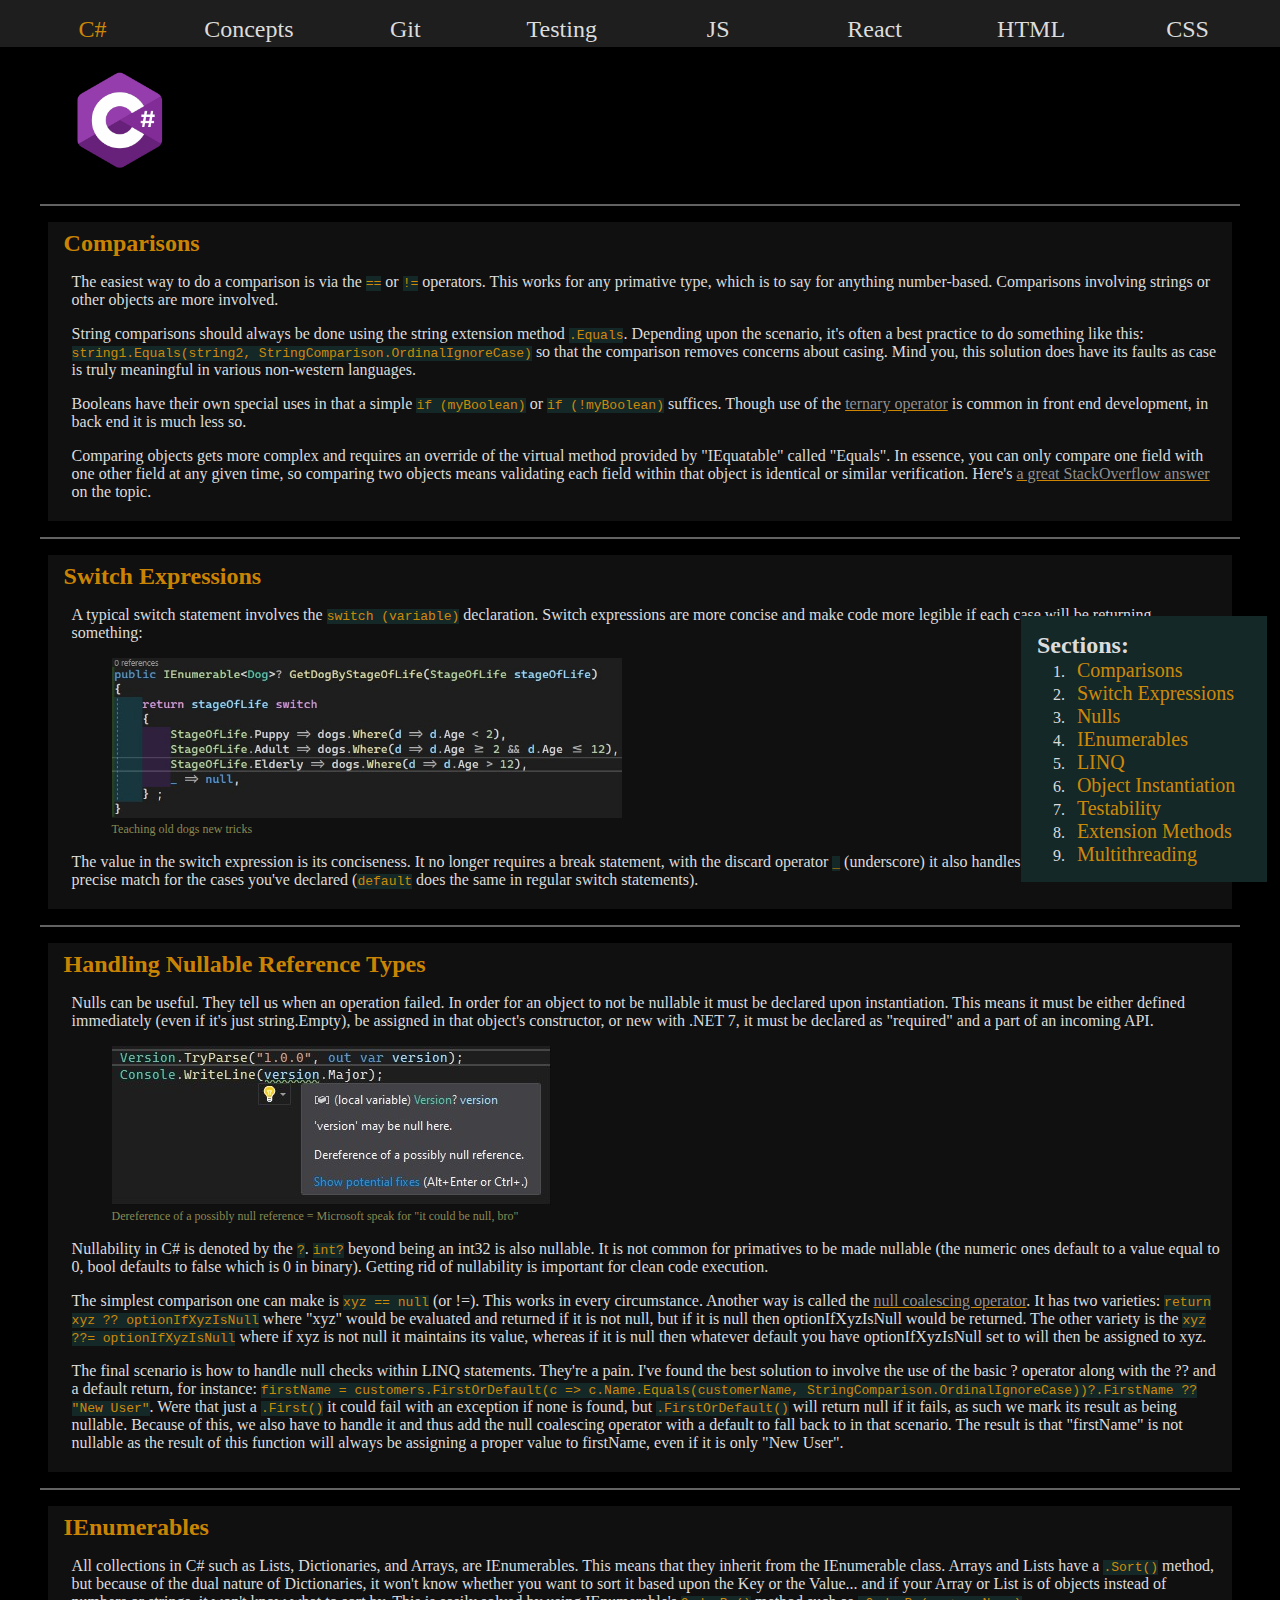
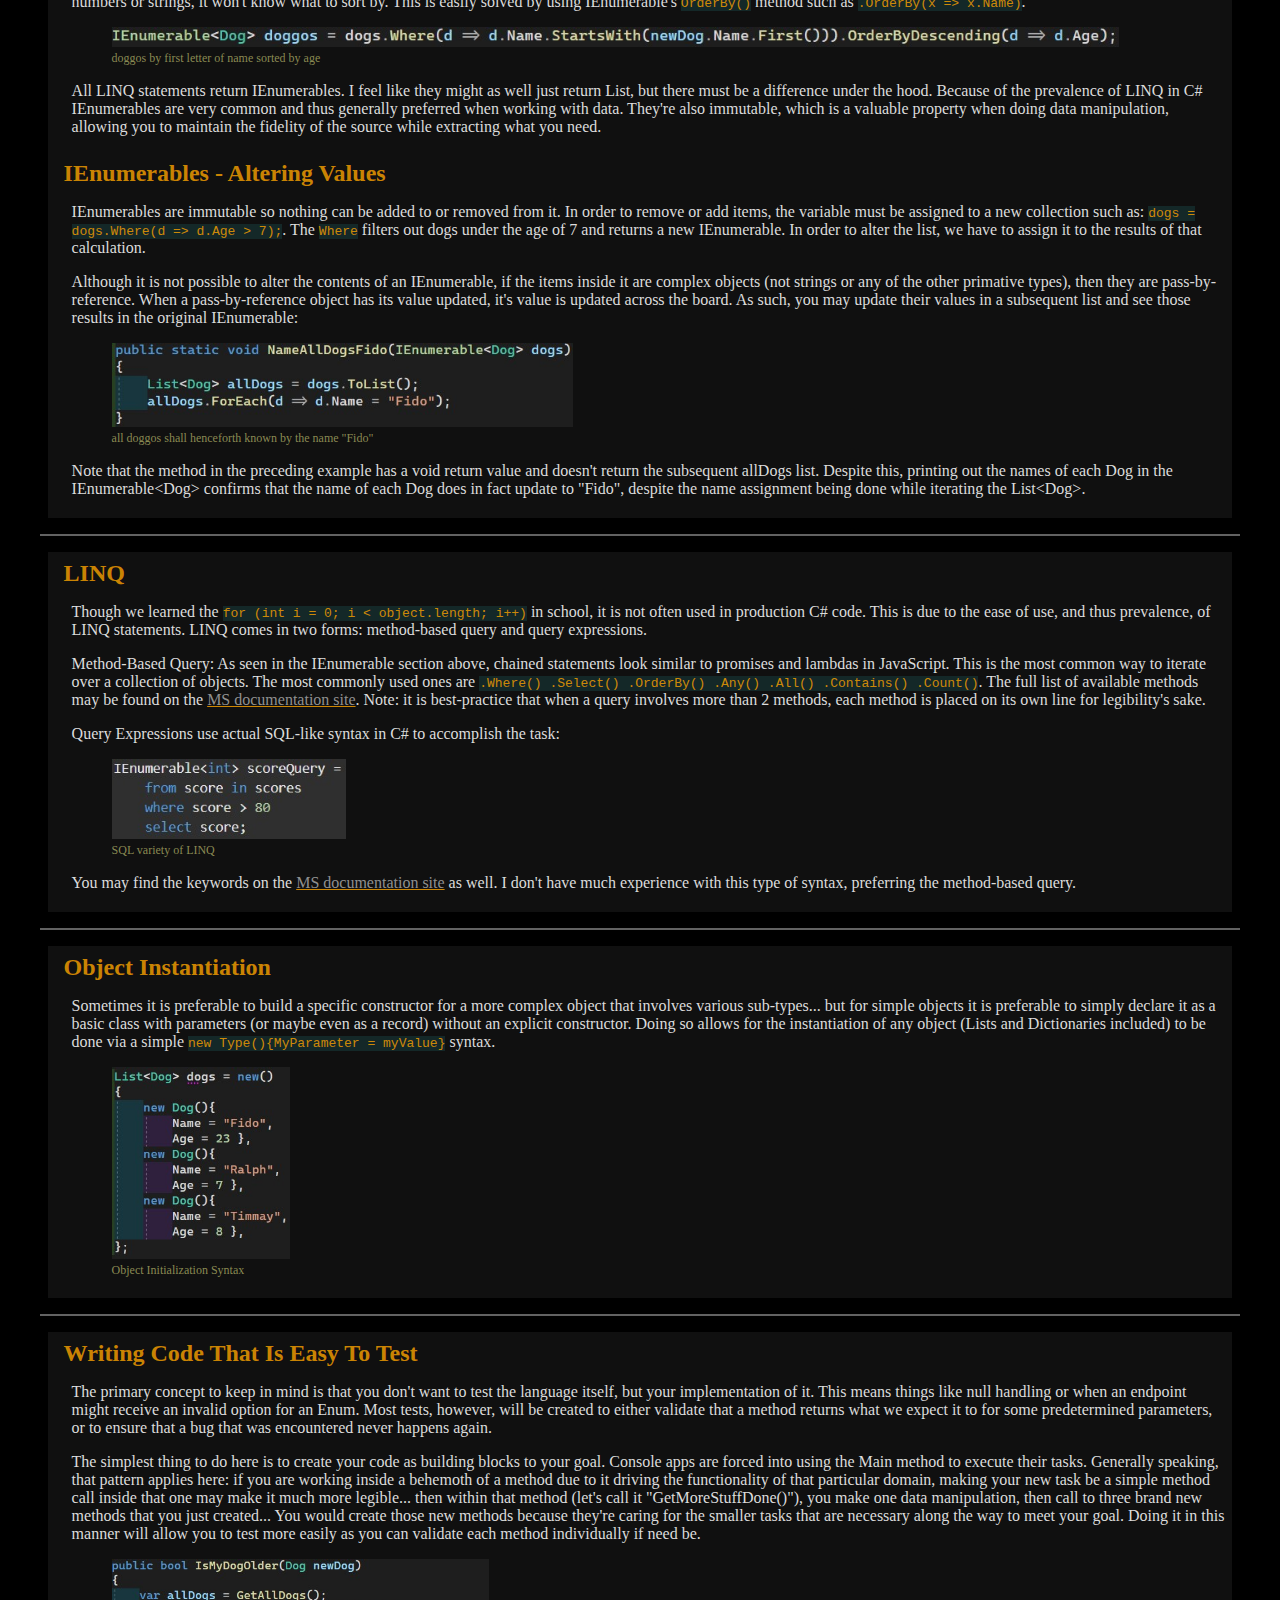
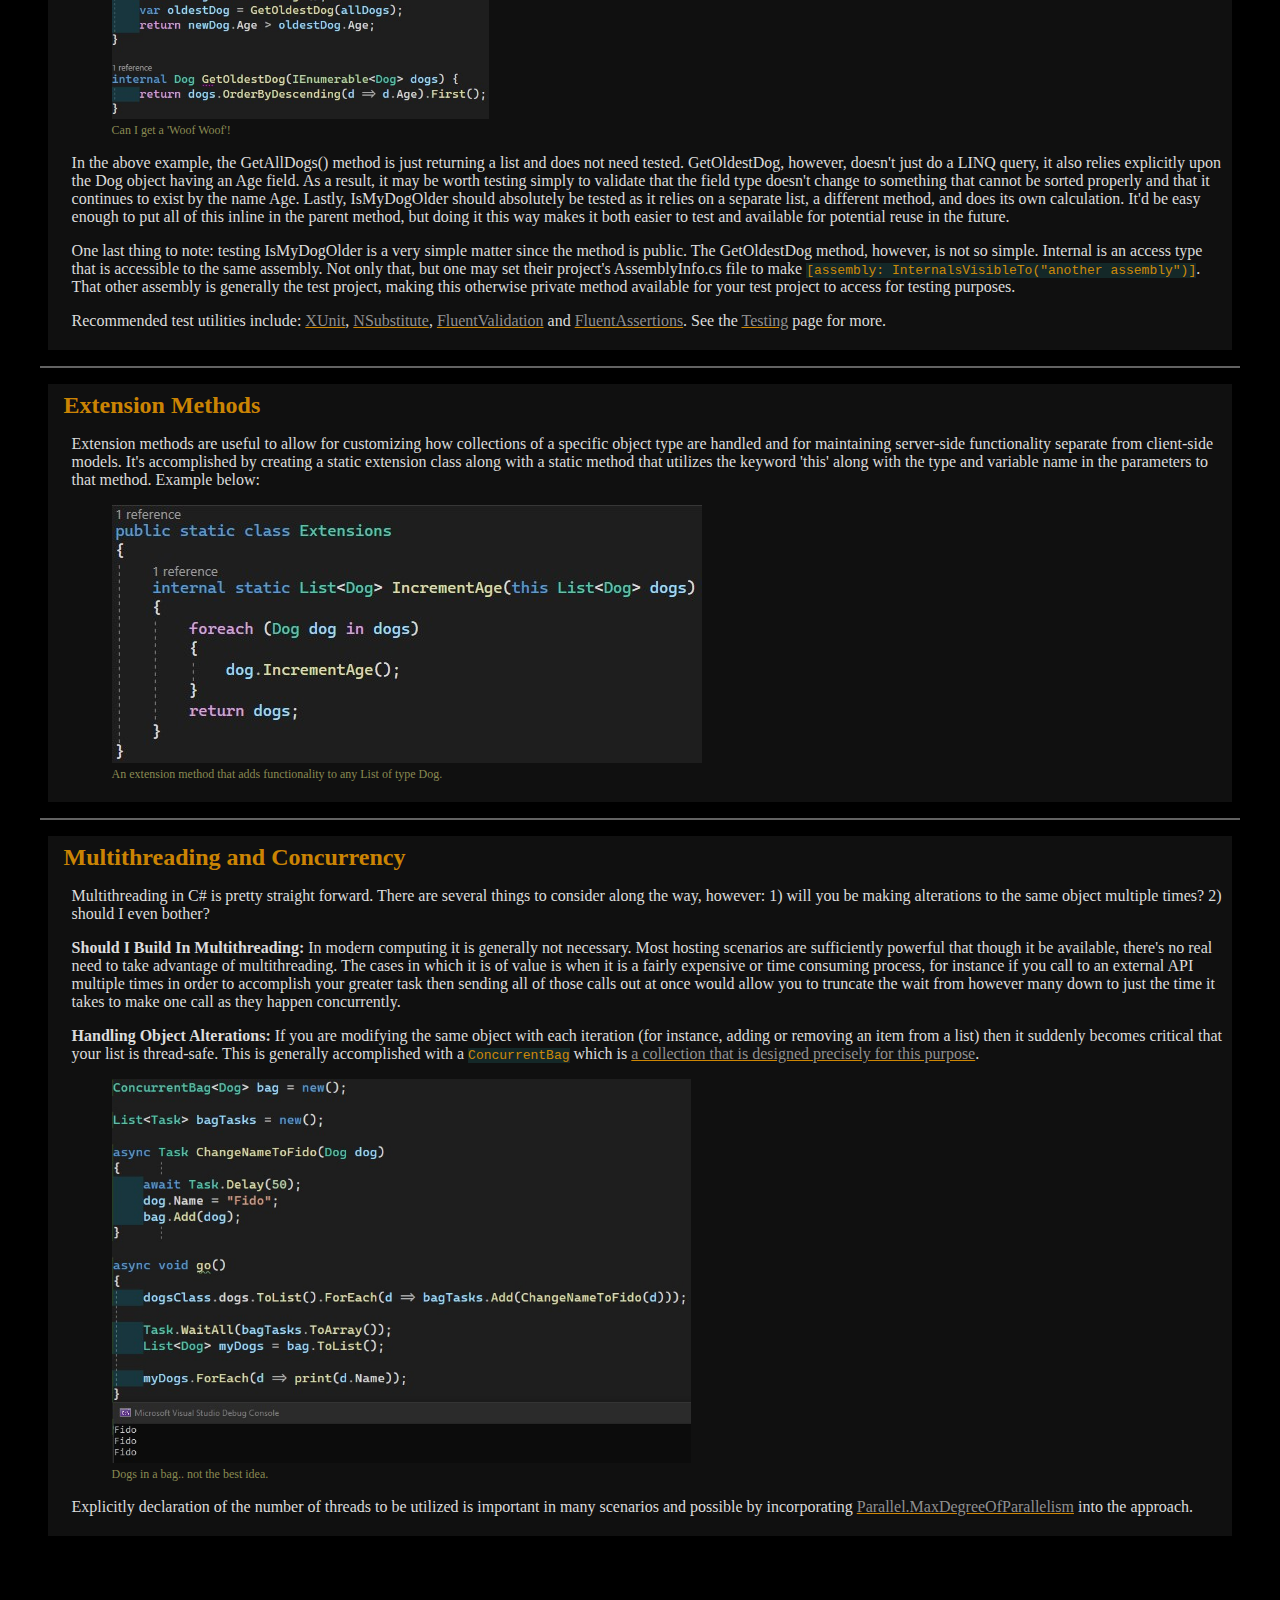
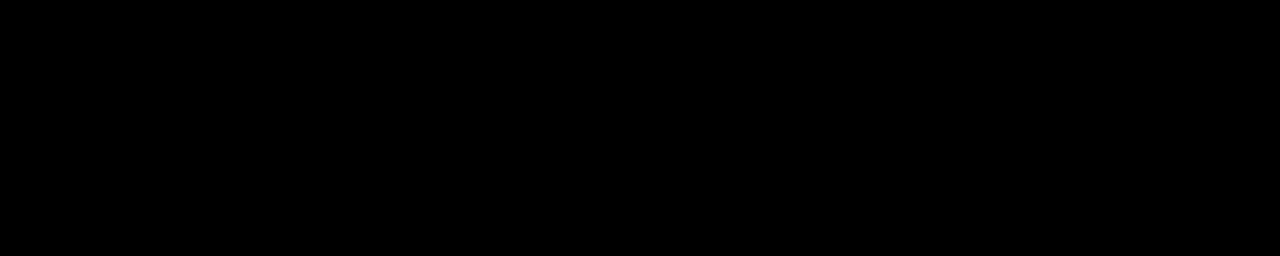
<file: index.html>
﻿
<!DOCTYPE html>
<!--
    Author: Chaz Peterson
    Alias:  CheTranqui
    Purpose:  Notes from my personal dev experience
    Special Note:  main index.html is actually the C# page
-->
<html lang="en">
    <head>
        <meta charset="UTF-8">
        <meta http-equiv="X-UA-Compatible" content="IE=edge">
        <meta name="viewport" content="width=device-width, initial-scale=1.0">
        <meta name="keywords" content="HTML, CSS, JavaScript, C#, software development, Che Tranqui, CheTranqui, programming" />
        <meta name="description" content="Software concepts learned as a young developer." />
        <meta name="author" content="CheTranqui" />
        <title>Dev Notes</title>
        <link rel="stylesheet" href="style.css" />
    </head>
    <body>
        <header>
            <ul class="header-nav">
                <li class="header-nav-item">
                    <a class="header-nav-link active-page" href="./index.html">C#</a>
                </li>
                <li class="header-nav-item">
                    <a class="header-nav-link" href="./concepts/concepts.html">Concepts</a>
                </li>
                <li class="header-nav-item">
                    <a class="header-nav-link" href="./git/git.html">Git</a>
                </li>
                <li class="header-nav-item">
                    <a class="header-nav-link" href="./testing/testing.html">Testing</a>
                </li>
                <li class="header-nav-item">
                    <a class="header-nav-link" href="./javascript/javascript.html">JS</a>
                </li>
                <li class="header-nav-item">
                    <a class="header-nav-link" href="./react/react.html">React</a>
                </li>
                <li class="header-nav-item">
                    <a class="header-nav-link" href="./html/html.html">HTML</a>
                </li>
                <li class="header-nav-item">
                    <a class="header-nav-link" href="./css/css.html">CSS</a>
                </li>
            </ul>
        </header>
        <main>
            <section class="page-menu">
                <h2 class="page-menu-h1">
                    Sections:
                </h2>
                <ol>
                    <li>
                        <a class="page-menu-links" href="#comparison">Comparisons</a>
                    </li>
                    <li>
                        <a class="page-menu-links" href="#switch">Switch Expressions</a>
                    </li>
                    <li>
                        <a class="page-menu-links" href="#null">Nulls</a>
                    </li>
                    <li>
                        <a class="page-menu-links" href="#ienumerable">IEnumerables</a>
                    </li>
                    <li>
                        <a class="page-menu-links" href="#linq">LINQ</a>
                    </li>
                    <li>
                        <a class="page-menu-links" href="#object">Object Instantiation</a>
                    </li>
                    <li>
                        <a class="page-menu-links" href="#testability">Testability</a>
                    </li>
                    <li>
                        <a class="page-menu-links" href="#extension">Extension Methods</a>
                    </li>
                    <li>
                        <a class="page-menu-links" href="#multithreading">Multithreading</a>
                    </li>
                </ol>
            </section>
            <img class="page-icon" src="./images/csharp/csharp-icon.png"/>
            <section class="item-section" >
                <article class="item-article" id="comparison">
                    <div class="interior-article-wrapper">
                        <h2>
                            Comparisons
                        </h2>
                        <p>
                            The easiest way to do a comparison is via the <code class="code">==</code> or <code class="code">!=</code> operators. This works for any primative type, which is to say for anything number-based. Comparisons involving strings or other objects are more involved.
                        </p>
                        <p>
                            String comparisons should always be done using the string extension method <code class="code">.Equals</code>. Depending upon the scenario, it's often a best practice to do something like this: <code class="code">string1.Equals(string2, StringComparison.OrdinalIgnoreCase)</code> so that the comparison removes concerns about casing. Mind you, this solution does have its faults as case is truly meaningful in various non-western languages.
                        </p>
                        <p>
                            Booleans have their own special uses in that a simple <code class="code">if (myBoolean)</code> or <code class="code">if (!myBoolean)</code> suffices. Though use of the <a class="inline-link" href="https://learn.microsoft.com/en-us/dotnet/csharp/language-reference/operators/conditional-operator">ternary operator</a> is common in front end development, in back end it is much less so.
                        </p>
                        <p>
                            Comparing objects gets more complex and requires an override of the virtual method provided by "IEquatable" called "Equals". In essence, you can only compare one field with one other field at any given time, so comparing two objects means validating each field within that object is identical or similar verification. Here's <a class="inline-link" href="https://stackoverflow.com/questions/10454519/best-way-to-compare-two-complex-objects">a great StackOverflow answer</a> on the topic.
                        </p>
                    </div>
                </article>
                <article class="item-article" id="switch">
                    <div class="interior-article-wrapper">
                        <h2>
                            Switch Expressions
                        </h2>
                        <p>
                            A typical switch statement involves the <code class="code">switch (variable)</code> declaration. Switch expressions are more concise and make code more legible if each case will be returning something:
                        </p>
                        <figure>
                            <img class="item-image" id="switch-image" src="./images/csharp/switch.jpg">
                            <figcaption class="item-image-caption">
                                Teaching old dogs new tricks
                            </figcaption>
                        </figure>
                        <p>
                            The value in the switch expression is its conciseness. It no longer requires a break statement, with the discard operator <code class="code">_</code> (underscore) it also handles all cases, even if they're not a precise match for the cases you've declared (<code class="code">default</code> does the same in regular switch statements).
                        </p>
                    </div>
                </article>
                <article class="item-article" id="null">
                    <div class="interior-article-wrapper">
                        <h2>
                            Handling Nullable Reference Types
                        </h2>
                        <p>
                            Nulls can be useful. They tell us when an operation failed. In order for an object to not be nullable it must be declared upon instantiation. This means it must be either defined immediately (even if it's just string.Empty), be assigned in that object's constructor, or new with .NET 7, it must be declared as "required" and a part of an incoming API.
                        </p>
                        <figure>
                            <img class="item-image" src="./images/csharp/nullability-warning.jpg">
                            <figcaption class="item-image-caption">
                                Dereference of a possibly null reference = Microsoft speak for "it could be null, bro"
                            </figcaption>
                        </figure>
                        <p>
                            Nullability in C# is denoted by the <code class="code">?</code>. <code class="code">int?</code> beyond being an int32 is also nullable. It is not common for primatives to be made nullable (the numeric ones default to a value equal to 0, bool defaults to false which is 0 in binary). Getting rid of nullability is important for clean code execution.
                        </p>
                        <p>
                            The simplest comparison one can make is <code class="code">xyz == null</code> (or !=). This works in every circumstance. Another way is called the <a class="inline-link" href="https://learn.microsoft.com/en-us/dotnet/csharp/language-reference/operators/null-coalescing-operator">null coalescing operator</a>. It has two varieties: <code class="code">return xyz ?? optionIfXyzIsNull</code> where "xyz" would be evaluated and returned if it is not null, but if it is null then optionIfXyzIsNull would be returned. The other variety is the <code class="code">xyz ??= optionIfXyzIsNull</code> where if xyz is not null it maintains its value, whereas if it is null then whatever default you have optionIfXyzIsNull set to will then be assigned to xyz.
                        </p>
                        <p>
                            The final scenario is how to handle null checks within LINQ statements. They're a pain. I've found the best solution to involve the use of the basic ? operator along with the ?? and a default return, for instance:
                            <code class="code">firstName = customers.FirstOrDefault(c => c.Name.Equals(customerName, StringComparison.OrdinalIgnoreCase))?.FirstName ?? "New User"</code>. Were that just a <code class="code">.First()</code> it could fail with an exception if none is found, but <code class="code">.FirstOrDefault()</code> will return null if it fails, as such we mark its result as being nullable. Because of this, we also have to handle it and thus add the null coalescing operator with a default to fall back to in that scenario. The result is that "firstName" is not nullable as the result of this function will always be assigning a proper value to firstName, even if it is only "New User".
                        </p>
                    </div>
                </article>
                <article class="item-article" id="ienumerable">
                    <div class="interior-article-wrapper">
                        <h2>
                            IEnumerables
                        </h2>
                        <p>
                            All collections in C# such as Lists, Dictionaries, and Arrays, are IEnumerables. This means that they inherit from the IEnumerable class. Arrays and Lists have a <code class="code">.Sort()</code> method, but because of the dual nature of Dictionaries, it won't know whether you want to sort it based upon the Key or the Value... and if your Array or List is of objects instead of numbers or strings, it won't know what to sort by. This is easily solved by using IEnumerable's <code class="code">OrderBy()</code> method such as <code class="code">.OrderBy(x => x.Name)</code>.
                        </p>
                        <figure>
                            <img class="item-image" id="ienumerable-image" src="./images/csharp/ienumerable.jpg">
                            <figcaption class="item-image-caption">
                                doggos by first letter of name sorted by age
                            </figcaption>
                        </figure>
                        <p>
                            All LINQ statements return IEnumerables. I feel like they might as well just return List, but there must be a difference under the hood. Because of the prevalence of LINQ in C# IEnumerables are very common and thus generally preferred when working with data. They're also immutable, which is a valuable property when doing data manipulation, allowing you to maintain the fidelity of the source while extracting what you need.
                        </p>
                        <h2>
                            IEnumerables - Altering Values
                        </h2>
                        <p>
                            IEnumerables are immutable so nothing can be added to or removed from it. In order to remove or add items, the variable must be assigned to a new collection such as: <code class="code">dogs = dogs.Where(d => d.Age > 7);</code>. The <code class="code">Where</code> filters out dogs under the age of 7 and returns a new IEnumerable. In order to alter the list, we have to assign it to the results of that calculation.
                        </p>
                        <p>
                            Although it is not possible to alter the contents of an IEnumerable, if the items inside it are complex objects (not strings or any of the other primative types), then they are pass-by-reference. When a pass-by-reference object has its value updated, it's value is updated across the board. As such, you may update their values in a subsequent list and see those results in the original IEnumerable:
                        </p>
                        <figure>
                            <img class="item-image" id="ienumerable-image2" src="./images/csharp/change-ienumerable.jpg">
                            <figcaption class="item-image-caption">
                                all doggos shall henceforth known by the name "Fido"
                            </figcaption>
                        </figure>
                        <p>
                            Note that the method in the preceding example has a void return value and doesn't return the subsequent allDogs list. Despite this, printing out the names of each Dog in the IEnumerable&lt;Dog&gt; confirms that the name of each Dog does in fact update to "Fido", despite the name assignment being done while iterating the List&lt;Dog&gt;.
                        </p>
                    </div>
                </article>
                <article class="item-article" id="linq">
                    <div class="interior-article-wrapper">
                        <h2>
                            LINQ
                        </h2>
                        <p>
                            Though we learned the <code class="code">for (int i = 0; i &#60; object.length; i++)</code> in school, it is not often used in production C# code. This is due to the ease of use, and thus prevalence, of LINQ statements. LINQ comes in two forms: method-based query and query expressions.
                        </p>
                        <p>
                            Method-Based Query:  As seen in the IEnumerable section above, chained statements look similar to promises and lambdas in JavaScript. This is the most common way to iterate over a collection of objects. The most commonly used ones are <code class="code">.Where() .Select() .OrderBy() .Any() .All() .Contains() .Count()</code>. The full list of available methods may be found on the <a class="inline-link" href="https://learn.microsoft.com/en-us/dotnet/csharp/programming-guide/concepts/linq/classification-of-standard-query-operators-by-manner-of-execution#classification-table">MS documentation site</a>. Note: it is best-practice that when a query involves more than 2 methods, each method is placed on its own line for legibility's sake.
                        </p>
                        <p>
                            Query Expressions use actual SQL-like syntax in C# to accomplish the task:
                        </p>
                        <figure>
                            <img class="item-image" id="linq-sql-image" src="./images/csharp/linq-sql.jpg">
                            <figcaption class="item-image-caption">
                                SQL variety of LINQ
                            </figcaption>
                        </figure>
                        <p>
                            You may find the keywords on the <a class="inline-link" href="https://learn.microsoft.com/en-us/dotnet/csharp/programming-guide/concepts/linq/query-expression-syntax-for-standard-query-operators">MS documentation site</a> as well. I don't have much experience with this type of syntax, preferring the method-based query.
                        </p>
                    </div>
                </article>
                <article class="item-article" id="object">
                    <div class="interior-article-wrapper">
                        <h2>
                            Object Instantiation
                        </h2>
                        <p>
                            Sometimes it is preferable to build a specific constructor for a more complex object that involves various sub-types... but for simple objects it is preferable to simply declare it as a basic class with parameters (or maybe even as a record) without an explicit constructor. Doing so allows for the instantiation of any object (Lists and Dictionaries included) to be done via a simple <code class="code">new Type(){MyParameter = myValue}</code> syntax.
                        </p>
                        <figure>
                            <img class="item-image" id="object-instantiation-image" src="./images/csharp/object-instantiation.jpg">
                            <figcaption class="item-image-caption">
                                Object Initialization Syntax
                            </figcaption>
                        </figure>
                    </div>
                </article>
                <article class="item-article" id="testability">
                    <div class="interior-article-wrapper">
                        <h2>
                            Writing Code That Is Easy To Test
                        </h2>
                        <p>
                            The primary concept to keep in mind is that you don't want to test the language itself, but your implementation of it. This means things like null handling or when an endpoint might receive an invalid option for an Enum. Most tests, however, will be created to either validate that a method returns what we expect it to for some predetermined parameters, or to ensure that a bug that was encountered never happens again.
                        </p>
                        <p>
                            The simplest thing to do here is to create your code as building blocks to your goal. Console apps are forced into using the Main method to execute their tasks. Generally speaking, that pattern applies here: if you are working inside a behemoth of a method due to it driving the functionality of that particular domain, making your new task be a simple method call inside that one may make it much more legible... then within that method (let's call it "GetMoreStuffDone()"), you make one data manipulation, then call to three brand new methods that you just created...  You would create those new methods because they're caring for the smaller tasks that are necessary along the way to meet your goal. Doing it in this manner will allow you to test more easily as you can validate each method individually if need be.
                        </p>
                        <figure>
                            <img class="item-image" id="testability-dogs-image" src="./images/csharp/testability-dogs.jpg">
                            <figcaption class="item-image-caption">
                                Can I get a 'Woof Woof'!
                            </figcaption>
                        </figure>
                        <p>
                            In the above example, the GetAllDogs() method is just returning a list and does not need tested. GetOldestDog, however, doesn't just do a LINQ query, it also relies explicitly upon the Dog object having an Age field. As a result, it may be worth testing simply to validate that the field type doesn't change to something that cannot be sorted properly and that it continues to exist by the name Age. Lastly, IsMyDogOlder should absolutely be tested as it relies on a separate list, a different method, and does its own calculation. It'd be easy enough to put all of this inline in the parent method, but doing it this way makes it both easier to test and available for potential reuse in the future.
                        </p>
                        <p>
                            One last thing to note: testing IsMyDogOlder is a very simple matter since the method is public. The GetOldestDog method, however, is not so simple. Internal is an access type that is accessible to the same assembly. Not only that, but one may set their project's AssemblyInfo.cs file to make <code class="code">[assembly: InternalsVisibleTo("another assembly")]</code>. That other assembly is generally the test project, making this otherwise private method available for your test project to access for testing purposes.
                        </p>
                        <p>
                            Recommended test utilities include: <a class=inline-link href="https://www.youtube.com/watch?v=ub3P8c87cwk">XUnit</a>, <a class="inline-link" href="https://nsubstitute.github.io/help/getting-started/">NSubstitute</a>, <a class="inline-link" href="https://docs.fluentvalidation.net/en/latest/index.html">FluentValidation</a> and <a class="inline-link" href="https://fluentassertions.com/introduction">FluentAssertions</a></a>. See the <a class="inline-link" href="./testing/testing.html">Testing</a> page for more.
                        </p>
                    </div>
                </article>
                <article class="item-article" id="extension">
                    <div class="interior-article-wrapper">
                        <h2>
                            Extension Methods
                        </h2>
                        <p>
                            Extension methods are useful to allow for customizing how collections of a specific object type are handled and for maintaining server-side functionality separate from client-side models. It's accomplished by creating a static extension class along with a static method that utilizes the keyword 'this' along with the type and variable name in the parameters to that method. Example below:
                        </p>
                        <figure>
                            <img class="item-image" src="images/csharp/extension-method.jpg">
                            <figcaption class="item-image-caption">
                                An extension method that adds functionality to any List of type Dog.
                            </figcaption>
                        </figure>
                    </div>
                </article>
                <article class="item-article" id="multithreading">
                    <div class="interior-article-wrapper">
                        <h2>
                            Multithreading and Concurrency
                        </h2>
                        <p>
                            Multithreading in C# is pretty straight forward. There are several things to consider along the way, however:  1&#41; will you be making alterations to the same object multiple times? 2&#41; should I even bother?
                        </p>
                        <p>
                            <strong>Should I Build In Multithreading:</strong> In modern computing it is generally not necessary. Most hosting scenarios are sufficiently powerful that though it be available, there's no real need to take advantage of multithreading. The cases in which it is of value is when it is a fairly expensive or time consuming process, for instance if you call to an external API multiple times in order to accomplish your greater task then sending all of those calls out at once would allow you to truncate the wait from however many down to just the time it takes to make one call as they happen concurrently.
                        </p>
                        <p>
                            <strong>Handling Object Alterations:</strong> If you are modifying the same object with each iteration (for instance, adding or removing an item from a list) then it suddenly becomes critical that your list is thread-safe. This is generally accomplished with a <code class="code">ConcurrentBag</code> which is <a class="inline-link" href="https://learn.microsoft.com/en-us/dotnet/api/system.collections.concurrent.concurrentbag-1?view=net-7.0">a collection that is designed precisely for this purpose</a>.
                        </p>
                        <figure>
                            <img class="item-image" id="multithreading-image" src="./images/csharp/multithreading.jpg">
                            <figcaption class="item-image-caption">
                                Dogs in a bag.. not the best idea.
                            </figcaption>
                        </figure>
                        <p>
                            Explicitly declaration of the number of threads to be utilized is important in many scenarios and possible by incorporating <a class="inline-link" href="https://learn.microsoft.com/en-us/dotnet/api/system.threading.tasks.paralleloptions.maxdegreeofparallelism?view=net-7.0">Parallel.MaxDegreeOfParallelism</a> into the approach.
                        </p>
                    </div>
                </article>
            </section>
        </main>
    </body>
</html>
</file>
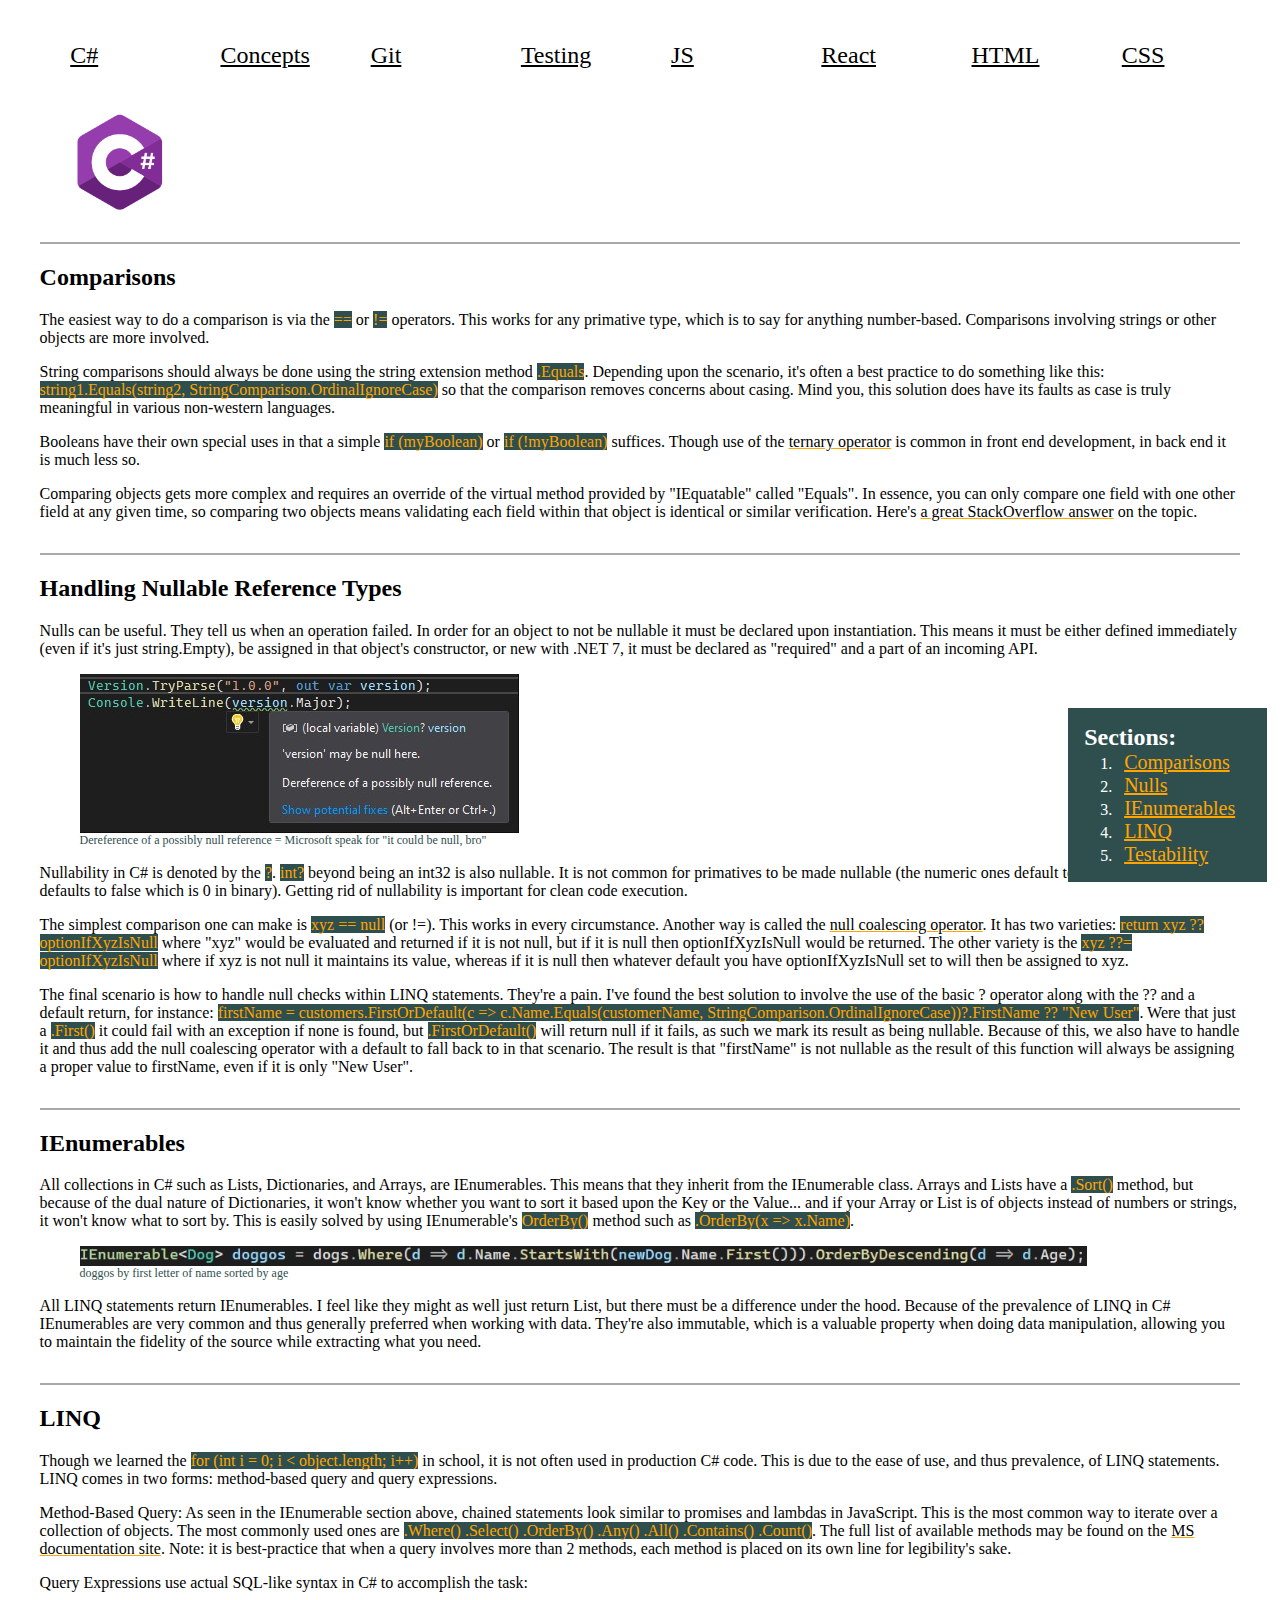
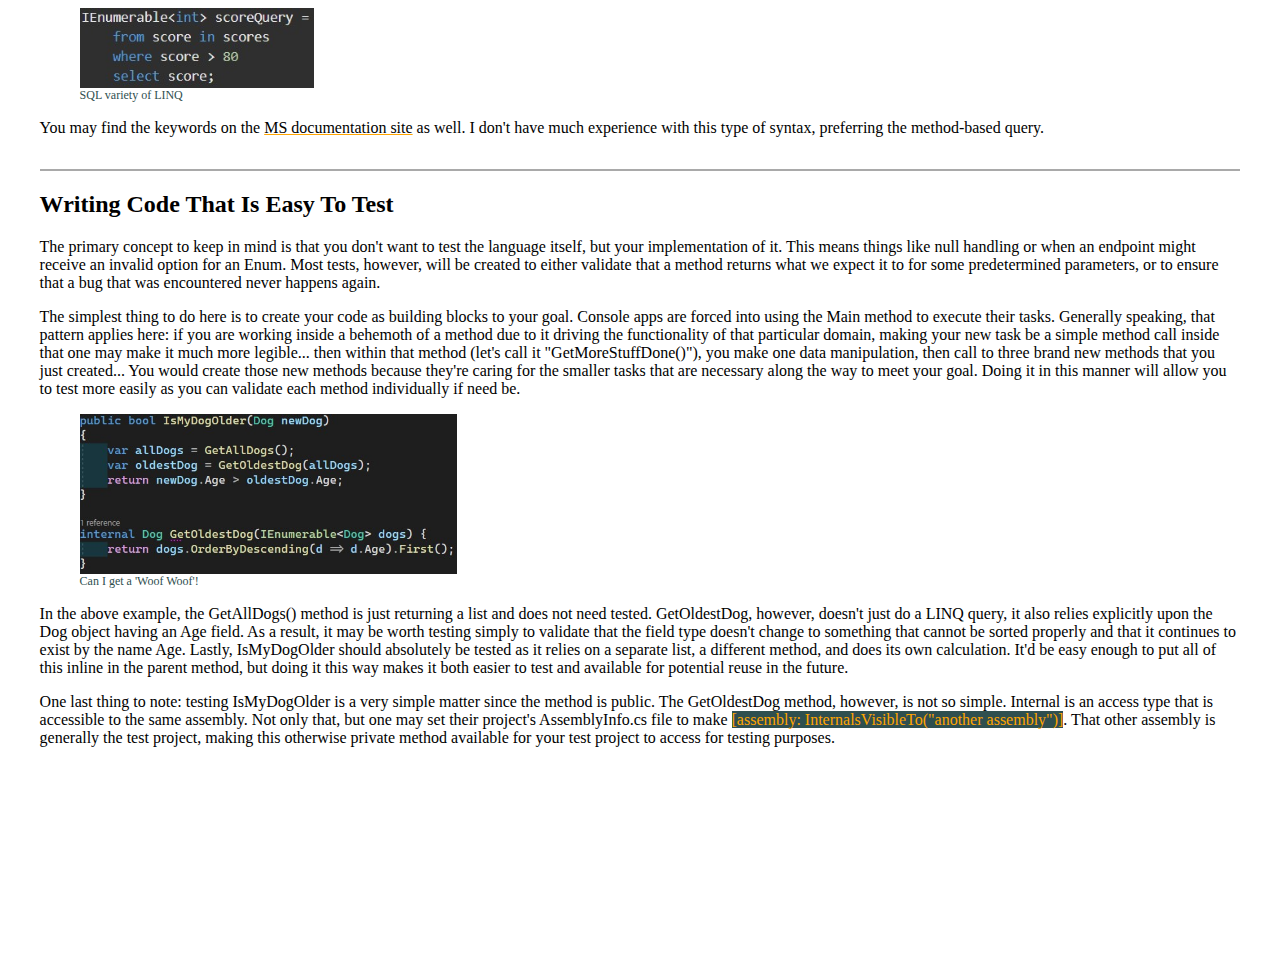
<file: Site/index.html>
﻿﻿
<!DOCTYPE html>
<!--
    Author: Chaz Peterson
    Alias:  CheTranqui
    Purpose:  Notes from my personal dev experience
-->
<html lang="en">
    <head>
        <meta charset="UTF-8">
        <meta http-equiv="X-UA-Compatible" content="IE=edge">
        <meta name="viewport" content="width=device-width, initial-scale=1.0">
        <meta name="keywords" content="HTML, CSS, JavaScript, C#, software development, Che Tranqui, CheTranqui, programming" />
        <meta name="description" content="Software concepts learned as a young developer." />
        <meta name="author" content="CheTranqui" />
        <title>Dev Notes</title>
        <link rel="stylesheet" href="style.css" />
    </head>
    <body>
        <header>
            <ul class="header-nav">
                <li class="header-nav-item">
                    <a class="header-nav-link" href="./index.html">C#</a>
                </li>
                <li class="header-nav-item">
                    <a class="header-nav-link" href="./concepts/concepts.html">Concepts</a>
                </li>
                <li class="header-nav-item">
                    <a class="header-nav-link" href="./git/git.html">Git</a>
                </li>
                <li class="header-nav-item">
                    <a class="header-nav-link" href="./testing/testing.html">Testing</a>
                </li>
                <li class="header-nav-item">
                    <a class="header-nav-link" href="./javascript/javascript.html">JS</a>
                </li>
                <li class="header-nav-item">
                    <a class="header-nav-link" href="./react/react.html">React</a>
                </li>
                <li class="header-nav-item">
                    <a class="header-nav-link" href="./html/html.html">HTML</a>
                </li>
                <li class="header-nav-item">
                    <a class="header-nav-link" href="./css/css.html">CSS</a>
                </li>
            </ul>
        </header>
        <main>
            <section class="page-menu">
                <h2 class="page-menu-h1">
                    Sections:
                </h2>
                <ol>
                    <li>
                        <a class="page-menu-links" href="#csharp-item1">Comparisons</a>
                    </li>
                    <li>
                        <a class="page-menu-links" href="#csharp-item2">Nulls</a>
                    </li>
                    <li>
                        <a class="page-menu-links" href="#csharp-item3">IEnumerables</a>
                    </li>
                    <li>
                        <a class="page-menu-links" href="#csharp-item4">LINQ</a>
                    </li>
                    <li>
                        <a class="page-menu-links" href="#csharp-item5">Testability</a>
                    </li>
                </ol>
            </section>
            <img class="page-icon" src="./images/csharp-icon.png"/>
            <section class="item-section" >
                <article class="item-article" id="csharp-item1">
                    <h2>
                        Comparisons
                    </h2>
                    <p>
                        The easiest way to do a comparison is via the <span class="code">==</span> or <span class="code">!=</span> operators. This works for any primative type, which is to say for anything number-based. Comparisons involving strings or other objects are more involved.
                    </p>
                    <p>
                        String comparisons should always be done using the string extension method <span class="code">.Equals</span>. Depending upon the scenario, it's often a best practice to do something like this: <span class="code">string1.Equals(string2, StringComparison.OrdinalIgnoreCase)</span> so that the comparison removes concerns about casing. Mind you, this solution does have its faults as case is truly meaningful in various non-western languages.
                    </p>
                    <p>
                        Booleans have their own special uses in that a simple <span class="code">if (myBoolean)</span> or <span class="code">if (!myBoolean)</span> suffices. Though use of the <a class="inline-link" href="https://learn.microsoft.com/en-us/dotnet/csharp/language-reference/operators/conditional-operator">ternary operator</a> is common in front end development, in back end it is much less so.
                    </p>
                    <p>
                        Comparing objects gets more complex and requires an override of the virtual method provided by "IEquatable" called "Equals". In essence, you can only compare one field with one other field at any given time, so comparing two objects means validating each field within that object is identical or similar verification. Here's <a class="inline-link" href="https://stackoverflow.com/questions/10454519/best-way-to-compare-two-complex-objects">a great StackOverflow answer</a> on the topic.
                    </p>
                </article>
                <article class="item-article" id="csharp-item2">
                    <h2>
                        Handling Nullable Reference Types
                    </h2>
                    <p>
                        Nulls can be useful. They tell us when an operation failed. In order for an object to not be nullable it must be declared upon instantiation. This means it must be either defined immediately (even if it's just string.Empty), be assigned in that object's constructor, or new with .NET 7, it must be declared as "required" and a part of an incoming API.
                    </p>
                    <figure>
                        <img class="item-image" src="./images/nullability-warning.jpg">
                        <figcaption class="item-image-caption">
                            Dereference of a possibly null reference = Microsoft speak for "it could be null, bro"
                        </figcaption>
                    </figure>
                    <p>
                        Nullability in C# is denoted by the <span class="code">?</span>. <span class="code">int?</span> beyond being an int32 is also nullable. It is not common for primatives to be made nullable (the numeric ones default to a value equal to 0, bool defaults to false which is 0 in binary). Getting rid of nullability is important for clean code execution.
                    </p>
                    <p>
                        The simplest comparison one can make is <span class="code">xyz == null</span> (or !=). This works in every circumstance. Another way is called the <a class="inline-link" href="https://learn.microsoft.com/en-us/dotnet/csharp/language-reference/operators/null-coalescing-operator">null coalescing operator</a>. It has two varieties: <span class="code">return xyz ?? optionIfXyzIsNull</span> where "xyz" would be evaluated and returned if it is not null, but if it is null then optionIfXyzIsNull would be returned. The other variety is the <span class="code">xyz ??= optionIfXyzIsNull</span> where if xyz is not null it maintains its value, whereas if it is null then whatever default you have optionIfXyzIsNull set to will then be assigned to xyz.
                    </p>
                    <p>
                        The final scenario is how to handle null checks within LINQ statements. They're a pain. I've found the best solution to involve the use of the basic ? operator along with the ?? and a default return, for instance:
                        <span class="code">firstName = customers.FirstOrDefault(c => c.Name.Equals(customerName, StringComparison.OrdinalIgnoreCase))?.FirstName ?? "New User"</span>. Were that just a <span class="code">.First()</span> it could fail with an exception if none is found, but <span class="code">.FirstOrDefault()</span> will return null if it fails, as such we mark its result as being nullable. Because of this, we also have to handle it and thus add the null coalescing operator with a default to fall back to in that scenario. The result is that "firstName" is not nullable as the result of this function will always be assigning a proper value to firstName, even if it is only "New User".
                    </p>
                </article>
                <article class="item-article" id="csharp-item3">
                    <h2>
                        IEnumerables
                    </h2>
                    <p>
                        All collections in C# such as Lists, Dictionaries, and Arrays, are IEnumerables. This means that they inherit from the IEnumerable class. Arrays and Lists have a <span class="code">.Sort()</span> method, but because of the dual nature of Dictionaries, it won't know whether you want to sort it based upon the Key or the Value... and if your Array or List is of objects instead of numbers or strings, it won't know what to sort by. This is easily solved by using IEnumerable's <span class="code">OrderBy()</span> method such as <span class="code">.OrderBy(x => x.Name)</span>.
                    </p>
                    <figure>
                        <img class="item-image" id="ienumerable-image" src="./images/ienumerable.jpg">
                        <figcaption class="item-image-caption">
                            doggos by first letter of name sorted by age
                        </figcaption>
                    </figure>
                    <p>
                        All LINQ statements return IEnumerables. I feel like they might as well just return List, but there must be a difference under the hood. Because of the prevalence of LINQ in C# IEnumerables are very common and thus generally preferred when working with data. They're also immutable, which is a valuable property when doing data manipulation, allowing you to maintain the fidelity of the source while extracting what you need.
                    </p>
                </article>
                <article class="item-article" id="csharp-item4">
                    <h2>
                        LINQ
                    </h2>
                    <p>
                        Though we learned the <span class="code">for (int i = 0; i &#60; object.length; i++)</span> in school, it is not often used in production C# code. This is due to the ease of use, and thus prevalence, of LINQ statements. LINQ comes in two forms: method-based query and query expressions.
                    </p>
                    <p>
                        Method-Based Query:  As seen in the IEnumerable section above, chained statements look similar to promises and lambdas in JavaScript. This is the most common way to iterate over a collection of objects. The most commonly used ones are <span class="code">.Where() .Select() .OrderBy() .Any() .All() .Contains() .Count()</span>. The full list of available methods may be found on the <a class="inline-link" href="https://learn.microsoft.com/en-us/dotnet/csharp/programming-guide/concepts/linq/classification-of-standard-query-operators-by-manner-of-execution#classification-table">MS documentation site</a>. Note: it is best-practice that when a query involves more than 2 methods, each method is placed on its own line for legibility's sake.
                    </p>
                    <p>
                        Query Expressions use actual SQL-like syntax in C# to accomplish the task:
                    </p>
                    <figure>
                        <img class="item-image" id="linq-sql-image" src="./images/linq-sql.jpg">
                        <figcaption class="item-image-caption">
                            SQL variety of LINQ
                        </figcaption>
                    </figure>
                    <p>
                        You may find the keywords on the <a class="inline-link" href="https://learn.microsoft.com/en-us/dotnet/csharp/programming-guide/concepts/linq/query-expression-syntax-for-standard-query-operators">MS documentation site</a> as well. I don't have much experience with this type of syntax, preferring the method-based query.
                    </p>
                </article>
                <article class="item-article" id="csharp-item5">
                    <h2>
                        Writing Code That Is Easy To Test
                    </h2>
                    <p>
                        The primary concept to keep in mind is that you don't want to test the language itself, but your implementation of it. This means things like null handling or when an endpoint might receive an invalid option for an Enum. Most tests, however, will be created to either validate that a method returns what we expect it to for some predetermined parameters, or to ensure that a bug that was encountered never happens again.
                    </p>
                    <p>
                        The simplest thing to do here is to create your code as building blocks to your goal. Console apps are forced into using the Main method to execute their tasks. Generally speaking, that pattern applies here: if you are working inside a behemoth of a method due to it driving the functionality of that particular domain, making your new task be a simple method call inside that one may make it much more legible... then within that method (let's call it "GetMoreStuffDone()"), you make one data manipulation, then call to three brand new methods that you just created...  You would create those new methods because they're caring for the smaller tasks that are necessary along the way to meet your goal. Doing it in this manner will allow you to test more easily as you can validate each method individually if need be.
                    </p>
                    <figure>
                        <img class="item-image" id="testability-dogs-image" src="./images/testability-dogs.jpg">
                        <figcaption class="item-image-caption">
                            Can I get a 'Woof Woof'!
                        </figcaption>
                    </figure>
                    <p>
                        In the above example, the GetAllDogs() method is just returning a list and does not need tested. GetOldestDog, however, doesn't just do a LINQ query, it also relies explicitly upon the Dog object having an Age field. As a result, it may be worth testing simply to validate that the field type doesn't change to something that cannot be sorted properly and that it continues to exist by the name Age. Lastly, IsMyDogOlder should absolutely be tested as it relies on a separate list, a different method, and does its own calculation. It'd be easy enough to put all of this inline in the parent method, but doing it this way makes it both easier to test and available for potential reuse in the future.
                    </p>
                    <p>
                        One last thing to note: testing IsMyDogOlder is a very simple matter since the method is public. The GetOldestDog method, however, is not so simple. Internal is an access type that is accessible to the same assembly. Not only that, but one may set their project's AssemblyInfo.cs file to make <span class="code">[assembly: InternalsVisibleTo("another assembly")]</span>. That other assembly is generally the test project, making this otherwise private method available for your test project to access for testing purposes.
                    </p>
                </article>
            </section>
        </main>
    </body>
</html>
</file>
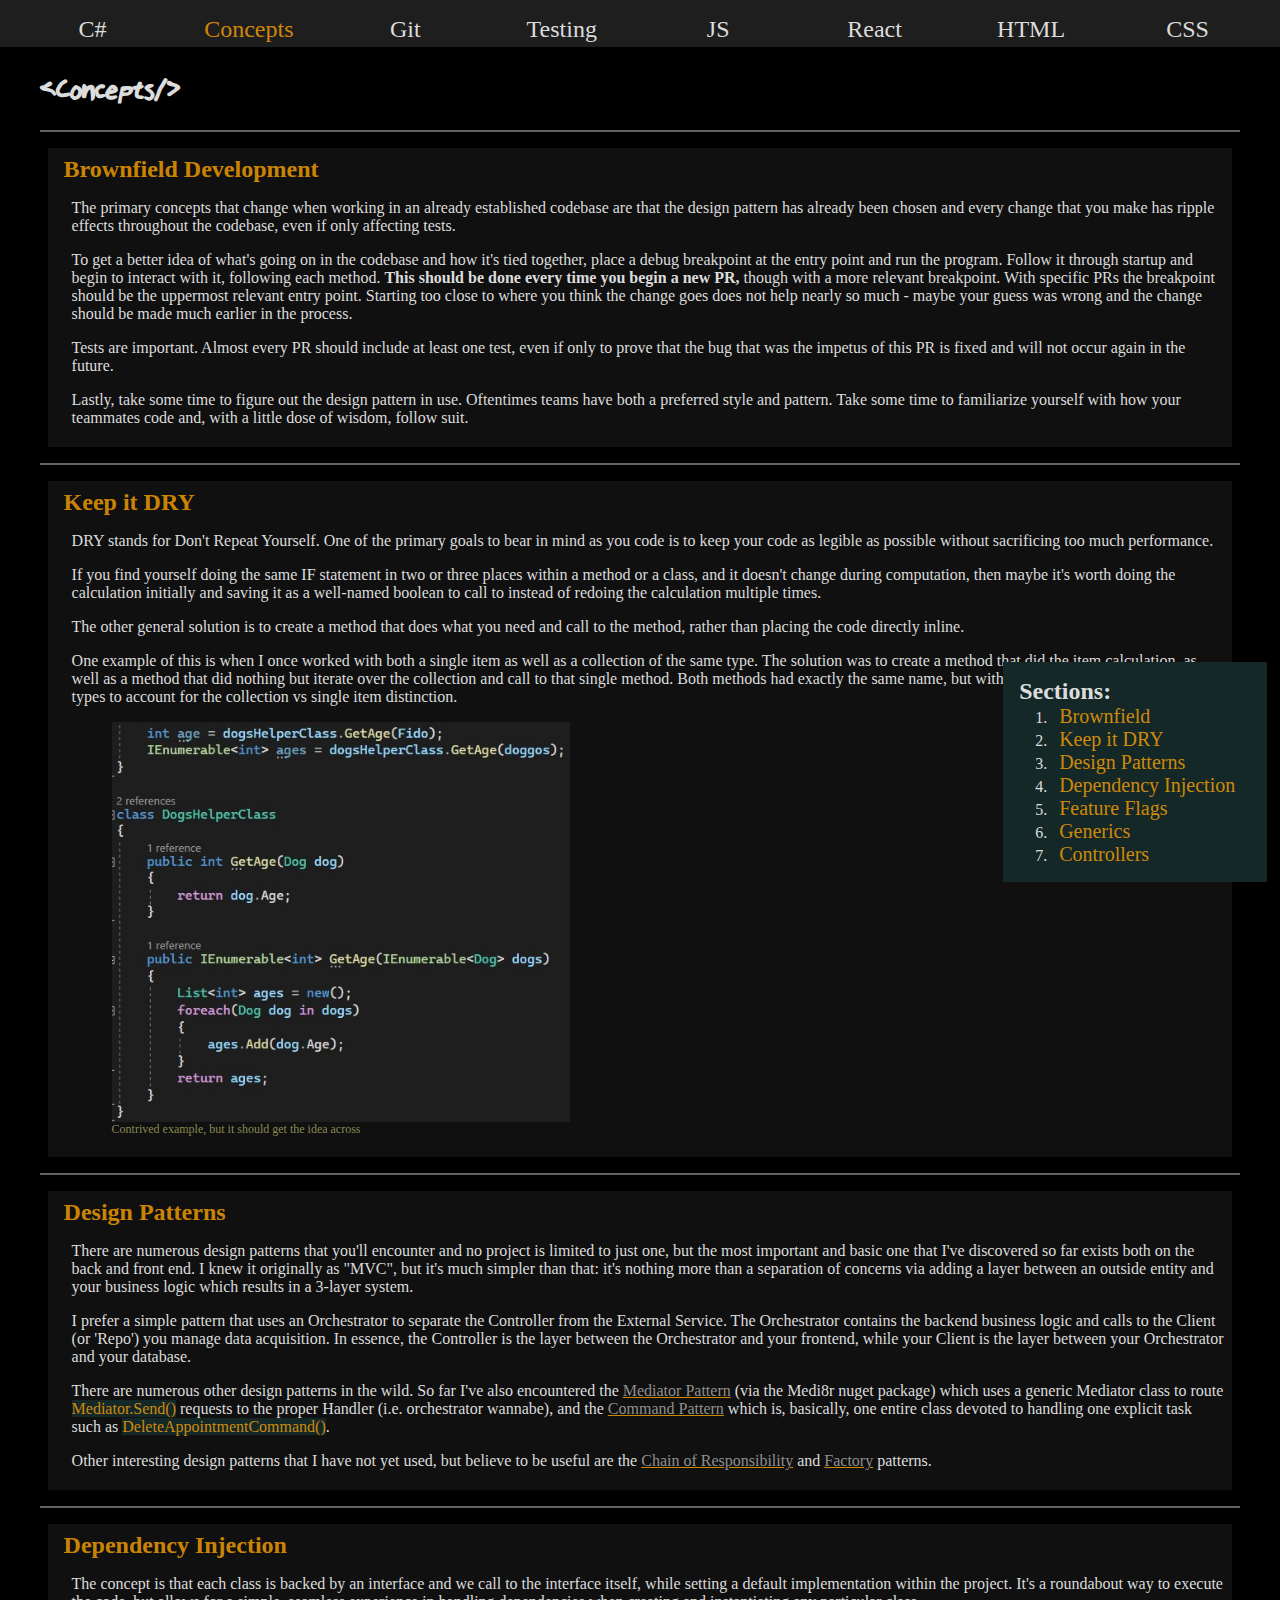
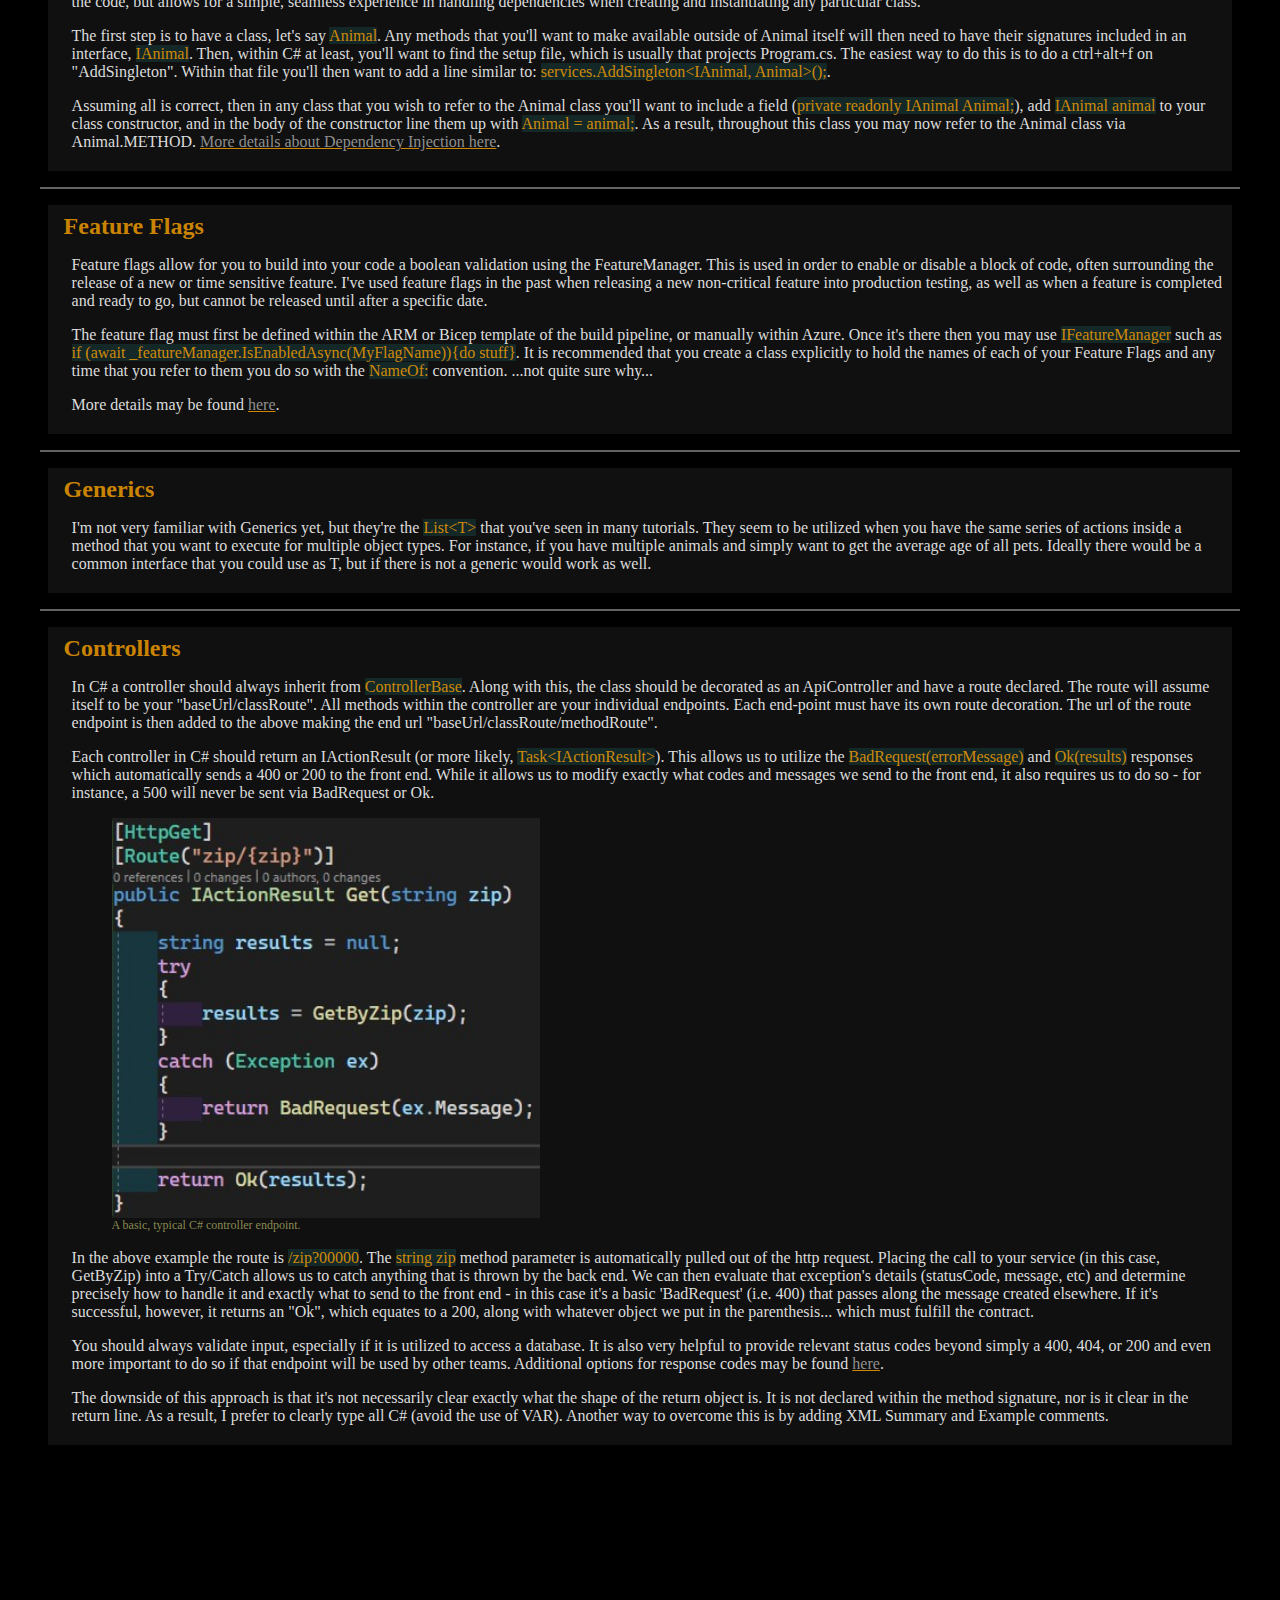
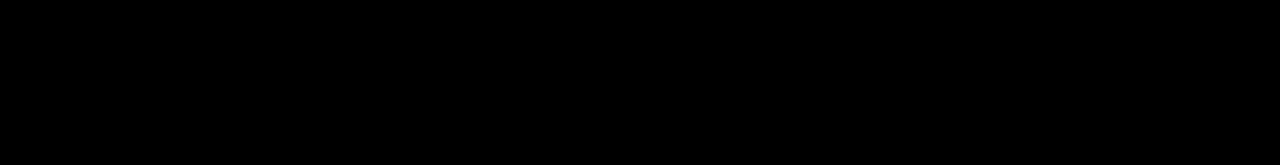
<file: concepts/concepts.html>
﻿﻿
<!DOCTYPE html>
<!--
    Author: Chaz Peterson
    Alias:  CheTranqui
    Purpose:  Notes from my personal dev experience
-->
<html lang="en">
    <head>
        <meta charset="UTF-8">
        <meta http-equiv="X-UA-Compatible" content="IE=edge">
        <meta name="viewport" content="width=device-width, initial-scale=1.0">
        <meta name="keywords" content="HTML, CSS, JavaScript, C#, software development, Che Tranqui, CheTranqui, programming" />
        <meta name="description" content="Software concepts learned as a young developer." />
        <meta name="author" content="CheTranqui" />
        <title>Dev Notes</title>
        <link rel="stylesheet" href="../style.css" />
        <link rel="stylesheet" href="style.css" />
        <link rel="preload" href="../Martinhand3.woff2" as="font" type="font/woff2" crossorigin>
    </head>
    <body>
        <header>
            <ul class="header-nav">
                <li class="header-nav-item">
                    <a class="header-nav-link" href="../index.html">C#</a>
                </li>
                <li class="header-nav-item">
                    <a class="header-nav-link active-page" href="../concepts/concepts.html">Concepts</a>
                </li>
                <li class="header-nav-item">
                    <a class="header-nav-link" href="../git/git.html">Git</a>
                </li>
                <li class="header-nav-item">
                    <a class="header-nav-link" href="../testing/testing.html">Testing</a>
                </li>
                <li class="header-nav-item">
                    <a class="header-nav-link" href="../javascript/javascript.html">JS</a>
                </li>
                <li class="header-nav-item">
                    <a class="header-nav-link" href="../react/react.html">React</a>
                </li>
                <li class="header-nav-item">
                    <a class="header-nav-link" href="../html/html.html">HTML</a>
                </li>
                <li class="header-nav-item">
                    <a class="header-nav-link" href="../css/css.html">CSS</a>
                </li>
            </ul>
        </header>
        <main>
            <section class="page-menu">
                <h2 class="page-menu-h1">
                    Sections:
                </h2>
                <ol>
                    <li>
                        <a class="page-menu-links" href="#brownfield">Brownfield</a>
                    </li>
                    <li>
                        <a class="page-menu-links" href="#dry">Keep it DRY</a>
                    </li>
                    <li>
                        <a class="page-menu-links" href="#designPatterns">Design Patterns</a>
                    </li>
                    <li>
                        <a class="page-menu-links" href="#dependencyInjection">Dependency Injection</a>
                    </li>
                    <li>
                        <a class="page-menu-links" href="#featureFlags">Feature Flags</a>
                    </li>
                    <li>
                        <a class="page-menu-links" href="#generics">Generics</a>
                    </li>
                    <li>
                        <a class="page-menu-links" href="#controllers">Controllers</a>
                    </li>
                </ol>
            </section>
            <h1 class="page-title-h1 messyHandwriting">
                    &lt;Concepts/&gt;
            </h1>
            <section class="item-section">
                <article class="item-article" id="brownfield">
                    <div class="interior-article-wrapper">
                        <h2>
                            Brownfield Development
                        </h2>
                        <p>
                            The primary concepts that change when working in an already established codebase are that the design pattern has already been chosen and every change that you make has ripple effects throughout the codebase, even if only affecting tests.
                        </p>
                        <p>
                            To get a better idea of what's going on in the codebase and how it's tied together, place a debug breakpoint at the entry point and run the program. Follow it through startup and begin to interact with it, following each method. <strong>This should be done every time you begin a new PR,</strong> though with a more relevant breakpoint. With specific PRs the breakpoint should be the uppermost relevant entry point. Starting too close to where you think the change goes does not help nearly so much - maybe your guess was wrong and the change should be made much earlier in the process.
                        </p>
                        <p>
                            Tests are important. Almost every PR should include at least one test, even if only to prove that the bug that was the impetus of this PR is fixed and will not occur again in the future.
                        </p>
                        <p>
                            Lastly, take some time to figure out the design pattern in use. Oftentimes teams have both a preferred style and pattern. Take some time to familiarize yourself with how your teammates code and, with a little dose of wisdom, follow suit.
                        </p>
                    </div>
                </article>
                <article class="item-article" id="dry">
                    <div class="interior-article-wrapper">
                        <h2>
                            Keep it DRY
                        </h2>
                        <p>
                            DRY stands for Don't Repeat Yourself. One of the primary goals to bear in mind as you code is to keep your code as legible as possible without sacrificing too much performance.
                        </p>
                        <p>
                            If you find yourself doing the same IF statement in two or three places within a method or a class, and it doesn't change during computation, then maybe it's worth doing the calculation initially and saving it as a well-named boolean to call to instead of redoing the calculation multiple times.
                        </p>
                        <p>
                            The other general solution is to create a method that does what you need and call to the method, rather than placing the code directly inline.
                        </p>
                        <p>
                            One example of this is when I once worked with both a single item as well as a collection of the same type. The solution was to create a method that did the item calculation, as well as a method that did nothing but iterate over the collection and call to that single method. Both methods had exactly the same name, but with different parameters and return types to account for the collection vs single item distinction.
                        </p>
                        <figure>
                            <img class="item-image" id="dry-image" src="../images/concepts/dry.jpg">
                            <figcaption class="item-image-caption">
                                Contrived example, but it should get the idea across
                            </figcaption>
                        </figure>
                    </div>
                </article>
                <article class="item-article" id="designPatterns">
                    <div class="interior-article-wrapper">
                        <h2>
                            Design Patterns
                        </h2>
                        <p>
                            There are numerous design patterns that you'll encounter and no project is limited to just one, but the most important and basic one that I've discovered so far exists both on the back and front end. I knew it originally as "MVC", but it's much simpler than that: it's nothing more than a separation of concerns via adding a layer between an outside entity and your business logic which results in a 3-layer system.
                        </p>
                        <p>
                            I prefer a simple pattern that uses an Orchestrator to separate the Controller from the External Service. The Orchestrator contains the backend business logic and calls to the Client (or 'Repo') you manage data acquisition. In essence, the Controller is the layer between the Orchestrator and your frontend, while your Client is the layer between your Orchestrator and your database.
                        </p>
                        <p>
                            There are numerous other design patterns in the wild. So far I've also encountered the <a class="inline-link" href="https://youtu.be/yozD5Tnd8nw" target="_blank">Mediator Pattern</a> (via the Medi8r nuget package) which uses a generic Mediator class to route <span class="code">Mediator.Send()</span> requests to the proper Handler (i.e. orchestrator wannabe), and the <a class="inline-link" href="https://youtu.be/zRbHlDeon3E?t=240" target="_blank">Command Pattern</a> which is, basically, one entire class devoted to handling one explicit task such as <span class="code">DeleteAppointmentCommand()</span>.
                        </p>
                        <p>
                            Other interesting design patterns that I have not yet used, but believe to be useful are the <a class="inline-link" href="https://youtu.be/FafNcoBvVQo" target="_blank">Chain of Responsibility</a> and <a class="inline-link" href="https://youtu.be/2PXAfSfvRKY" target="_blank">Factory</a> patterns.
                        </p>
                    </div>
                </article>
                <article class="item-article" id="dependencyInjection">
                    <div class="interior-article-wrapper">
                        <h2>
                            Dependency Injection
                        </h2>
                        <p>
                            The concept is that each class is backed by an interface and we call to the interface itself, while setting a default implementation within the project. It's a roundabout way to execute the code, but allows for a simple, seamless experience in handling dependencies when creating and instantiating any particular class.
                        </p>
                        <p>
                            The first step is to have a class, let's say <span class="code">Animal</span>. Any methods that you'll want to make available outside of Animal itself will then need to have their signatures included in an interface, <span class="code">IAnimal</span>. Then, within C# at least, you'll want to find the setup file, which is usually that projects Program.cs. The easiest way to do this is to do a ctrl+alt+f on "AddSingleton". Within that file you'll then want to add a line similar to:  <span class="code">services.AddSingleton&lt;IAnimal, Animal&gt;();</span>.
                        </p>
                        <p>
                            Assuming all is correct, then in any class that you wish to refer to the Animal class you'll want to include a field (<span class="code">private readonly IAnimal Animal;</span>), add <span class="code">IAnimal animal</span> to your class constructor, and in the body of the constructor line them up with <span class="code">Animal = animal;</span>. As a result, throughout this class you may now refer to the Animal class via Animal.METHOD. <a class="inline-link" href="https://learn.microsoft.com/en-us/dotnet/core/extensions/dependency-injection">More details about Dependency Injection here</a>.
                        </p>
                    </div>
                </article>
                <article class="item-article" id="featureFlags">
                    <div class="interior-article-wrapper">
                        <h2>
                            Feature Flags
                        </h2>
                        <p>
                            Feature flags allow for you to build into your code a boolean validation using the FeatureManager. This is used in order to enable or disable a block of code, often surrounding the release of a new or time sensitive feature. I've used feature flags in the past when releasing a new non-critical feature into production testing, as well as when a feature is completed and ready to go, but cannot be released until after a specific date.
                        </p>
                        <p>
                            The feature flag must first be defined within the ARM or Bicep template of the build pipeline, or manually within Azure. Once it's there then you may use <span class="code">IFeatureManager</span> such as <span class="code">if (await _featureManager.IsEnabledAsync(MyFlagName)){do stuff}</span>. It is recommended that you create a class explicitly to hold the names of each of your Feature Flags and any time that you refer to them you do so with the <span class="code">NameOf:</span> convention. ...not quite sure why...
                        </p>
                        <p>
                            More details may be found <a class="inline-link" href="https://learn.microsoft.com/en-us/azure/azure-app-configuration/use-feature-flags-dotnet-core?tabs=core5x">here</a>.
                        </p>
                    </div>
                </article>
                <article class="item-article" id="generics">
                    <div class="interior-article-wrapper">
                        <h2>
                            Generics
                        </h2>
                        <p>
                            I'm not very familiar with Generics yet, but they're the <span class="code">List&lt;T&gt;</span> that you've seen in many tutorials. They seem to be utilized when you have the same series of actions inside a method that you want to execute for multiple object types. For instance, if you have multiple animals and simply want to get the average age of all pets. Ideally there would be a common interface that you could use as T, but if there is not a generic would work as well.
                        </p>
                    </div>
                </article>
                <article class="item-article" id="controllers">
                    <div class="interior-article-wrapper">
                        <h2>
                            Controllers
                        </h2>
                        <p>
                            In C# a controller should always inherit from <span class="code">ControllerBase</span>. Along with this, the class should be decorated as an ApiController and have a route declared. The route will assume itself to be your "baseUrl/classRoute". All methods within the controller are your individual endpoints. Each end-point must have its own route decoration. The url of the route endpoint is then added to the above making the end url "baseUrl/classRoute/methodRoute".
                        </p>
                        <p>
                            Each controller in C# should return an IActionResult (or more likely, <span class="code">Task&lt;IActionResult&gt;</span>). This allows us to utilize the <span class="code">BadRequest(errorMessage)</span> and <span class="code">Ok(results)</span> responses which automatically sends a 400 or 200 to the front end. While it allows us to modify exactly what codes and messages we send to the front end, it also requires us to do so - for instance, a 500 will never be sent via BadRequest or Ok.
                        </p>
                        <figure>
                            <img class="item-image" id="dry-image" src="../images/concepts/controller.jpg">
                            <figcaption class="item-image-caption">
                                A basic, typical C# controller endpoint.
                            </figcaption>
                        </figure>
                        <p>
                            In the above example the route is <span class="code">/zip?00000</span>. The <span class="code">string zip</span> method parameter is automatically pulled out of the http request. Placing the call to your service (in this case, GetByZip) into a Try/Catch allows us to catch anything that is thrown by the back end. We can then evaluate that exception's details (statusCode, message, etc) and determine precisely how to handle it and exactly what to send to the front end - in this case it's a basic 'BadRequest' (i.e. 400) that passes along the message created elsewhere. If it's successful, however, it returns an "Ok", which equates to a 200, along with whatever object we put in the parenthesis... which must fulfill the contract.
                        </p>
                        <p>
                            You should always validate input, especially if it is utilized to access a database. It is also very helpful to provide relevant status codes beyond simply a 400, 404, or 200 and even more important to do so if that endpoint will be used by other teams. Additional options for response codes may be found <a class="inline-link" href="https://learn.microsoft.com/en-us/dotnet/api/microsoft.aspnetcore.http.httpresults?view=aspnetcore-7.0">here</a>.
                        </p>
                        <p>
                            The downside of this approach is that it's not necessarily clear exactly what the shape of the return object is. It is not declared within the method signature, nor is it clear in the return line. As a result, I prefer to clearly type all C# (avoid the use of VAR). Another way to overcome this is by adding XML Summary and Example comments.
                        </p>
                    </div>
                </article>
            </section>
        </main>
    </body>
</html>
</file>
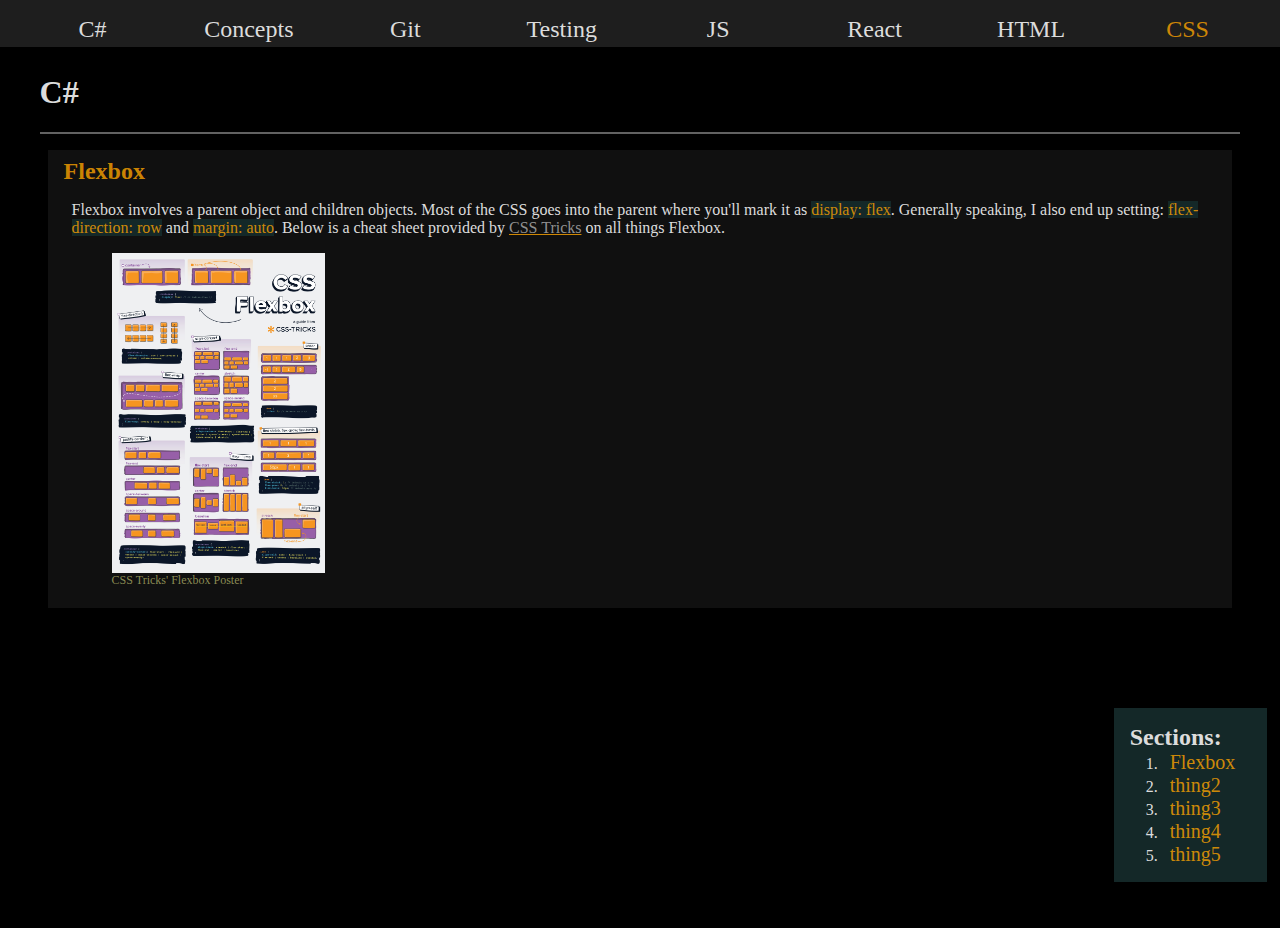
<file: css/css.html>
﻿﻿
<!DOCTYPE html>
<!--
    Author: Chaz Peterson
    Alias:  CheTranqui
    Purpose:  Notes from my personal dev experience
-->
<html lang="en">
    <head>
        <meta charset="UTF-8">
        <meta http-equiv="X-UA-Compatible" content="IE=edge">
        <meta name="viewport" content="width=device-width, initial-scale=1.0">
        <meta name="keywords" content="HTML, CSS, JavaScript, C#, software development, Che Tranqui, CheTranqui, programming" />
        <meta name="description" content="Software concepts learned as a young developer." />
        <meta name="author" content="CheTranqui" />
        <title>Dev Notes</title>
        <link rel="stylesheet" href="../style.css" />
        <link rel="stylesheet" href="css.css"/>
    </head>
    <body>
        <header>
            <ul class="header-nav">
                <li class="header-nav-item">
                    <a class="header-nav-link" href="../index.html">C#</a>
                </li>
                <li class="header-nav-item">
                    <a class="header-nav-link" href="../concepts/concepts.html">Concepts</a>
                </li>
                <li class="header-nav-item">
                    <a class="header-nav-link" href="../git/git.html">Git</a>
                </li>
                <li class="header-nav-item">
                    <a class="header-nav-link" href="../testing/testing.html">Testing</a>
                </li>
                <li class="header-nav-item">
                    <a class="header-nav-link" href="../javascript/javascript.html">JS</a>
                </li>
                <li class="header-nav-item">
                    <a class="header-nav-link" href="../react/react.html">React</a>
                </li>
                <li class="header-nav-item">
                    <a class="header-nav-link" href="../html/html.html">HTML</a>
                </li>
                <li class="header-nav-item">
                    <a class="header-nav-link active-page" href="../css/css.html">CSS</a>
                </li>
            </ul>
        </header>
        <main>
            <section class="page-menu">
                <h2 class="page-menu-h1">
                    Sections:
                </h2>
                <ol>
                    <li>
                        <a class="page-menu-links" href="#item1">Flexbox</a>
                    </li>
                    <li>
                        <a class="page-menu-links" href="#csharp-item2">thing2</a>
                    </li>
                    <li>
                        <a class="page-menu-links" href="#csharp-item3">thing3</a>
                    </li>
                    <li>
                        <a class="page-menu-links" href="#csharp-item4">thing4</a>
                    </li>
                    <li>
                        <a class="page-menu-links" href="#csharp-item5">thing5</a>
                    </li>
                </ol>
            </section>
            <h1 class="page-title-h1">
                    C#
            </h1>
            <section class="item-section">
                <article class="item-article" id="item1">
                    <div class="interior-article-wrapper">
                        <h2>
                            Flexbox
                        </h2>
                        <p>
                            Flexbox involves a parent object and children objects. Most of the CSS goes into the parent where you'll mark it as <span class="code">display: flex</span>. Generally speaking, I also end up setting: <span class="code">flex-direction: row</span> and <span class="code">margin: auto</span>. Below is a cheat sheet provided by <a class="inline-link" href="https://css-tricks.com/snippets/css/a-guide-to-flexbox/" target="_blank">CSS Tricks</a> on all things Flexbox.
                        </p>
                        <figure>
                            <a href="../images/css/flexbox.jpg" target="_blank">
                                <image id="flexbox-image" class="item-image" src="../images/css/flexbox.jpg"/>
                            </a>
                            <figcaption class="item-image-caption">
                                CSS Tricks' Flexbox Poster
                            </figcaption>
                        </figure>
                    </div>
                </article>
            </section>
        </main>
    </body>
</html>
</file>
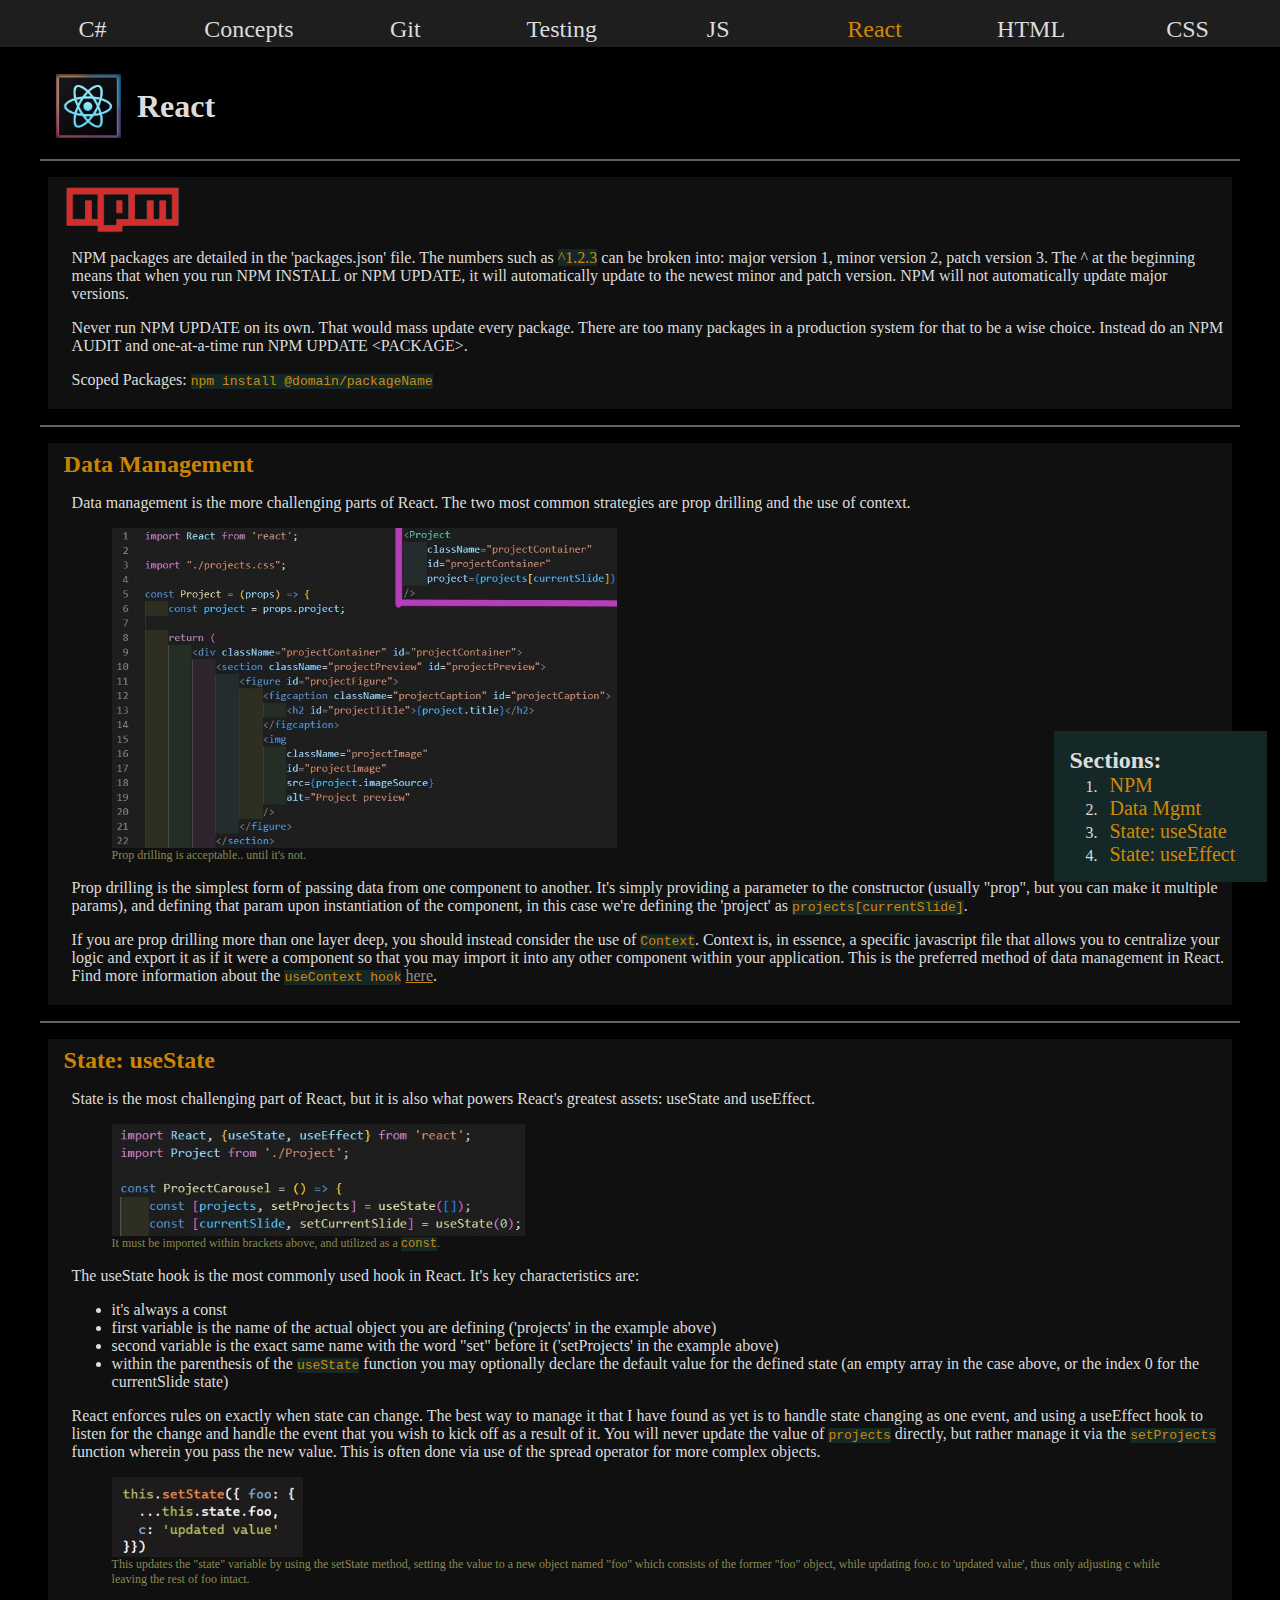
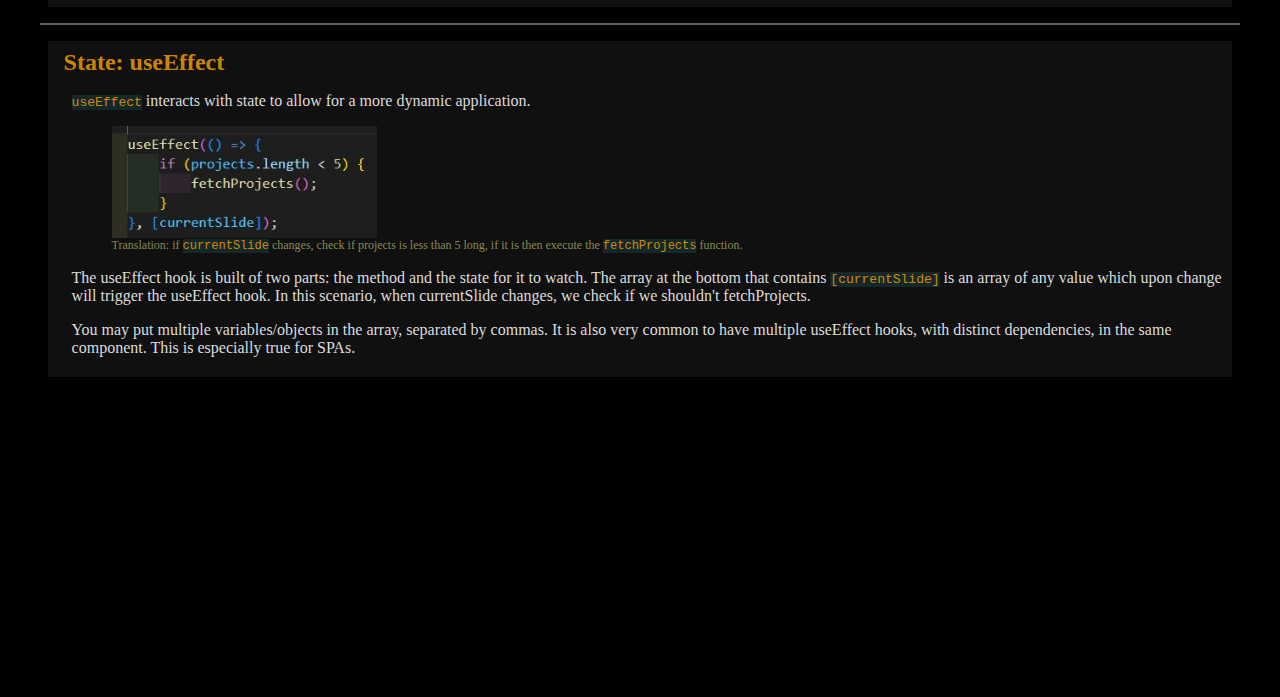
<file: react/react.html>
﻿﻿
<!DOCTYPE html>
<!--
    Author: Chaz Peterson
    Alias:  CheTranqui
    Purpose:  Notes from my personal dev experience
-->
<html lang="en">
    <head>
        <meta charset="UTF-8">
        <meta http-equiv="X-UA-Compatible" content="IE=edge">
        <meta name="viewport" content="width=device-width, initial-scale=1.0">
        <meta name="keywords" content="HTML, CSS, JavaScript, C#, software development, Che Tranqui, CheTranqui, programming" />
        <meta name="description" content="Software concepts learned as a young developer." />
        <meta name="author" content="CheTranqui" />
        <title>Dev Notes</title>
        <link rel="stylesheet" href="../style.css" />
        <link rel="stylesheet" href="style.css" />
    </head>
    <body>
        <header>
            <ul class="header-nav">
                <li class="header-nav-item">
                    <a class="header-nav-link" href="../index.html">C#</a>
                </li>
                <li class="header-nav-item">
                    <a class="header-nav-link" href="../concepts/concepts.html">Concepts</a>
                </li>
                <li class="header-nav-item">
                    <a class="header-nav-link" href="../git/git.html">Git</a>
                </li>
                <li class="header-nav-item">
                    <a class="header-nav-link" href="../testing/testing.html">Testing</a>
                </li>
                <li class="header-nav-item">
                    <a class="header-nav-link" href="../javascript/javascript.html">JS</a>
                </li>
                <li class="header-nav-item">
                    <a class="header-nav-link active-page" href="../react/react.html">React</a>
                </li>
                <li class="header-nav-item">
                    <a class="header-nav-link" href="../html/html.html">HTML</a>
                </li>
                <li class="header-nav-item">
                    <a class="header-nav-link" href="../css/css.html">CSS</a>
                </li>
            </ul>
        </header>
        <main>
            <section class="page-menu">
                <h2 class="page-menu-h1">
                    Sections:
                </h2>
                <ol>
                    <li>
                        <a class="page-menu-links" href="#npm">NPM</a>
                    </li>
                    <li>
                        <a class="page-menu-links" href="#data-management">Data Mgmt</a>
                    </li>
                    <li>
                        <a class="page-menu-links" href="#useState">State: useState</a>
                    </li>
                    <li>
                        <a class="page-menu-links" href="#useEffect">State: useEffect</a>
                    </li>
                </ol>
            </section>
            <h1 class="page-title-h1">
                <image class="item-image" id="react-image" src="../images/react/react-icon.jpg">
                <div class="title-text">React</div>
            </h1>
            <section class="item-section">
                <article class="item-article" id="item1">
                    <div class="interior-article-wrapper">
                        <h2>
                            <image class="item-image" id="npm-image" src="../images/react/npm.png">
                        </h2>
                        <p>
                            NPM packages are detailed in the 'packages.json' file. The numbers such as <span class="code">^1.2.3</span> can be broken into: major version 1, minor version 2, patch version 3. The ^ at the beginning means that when you run NPM INSTALL or NPM UPDATE, it will automatically update to the newest minor and patch version. NPM will not automatically update major versions.
                        </p>
                        <p>
                            Never run NPM UPDATE on its own. That would mass update every package. There are too many packages in a production system for that to be a wise choice. Instead do an NPM AUDIT and one-at-a-time run NPM UPDATE &lt;PACKAGE&gt;.
                        </p>
                        <p>
                            Scoped Packages:  <code class='code'>npm install @domain/packageName</code>
                        </p>
                    </div>
                </article>
                <article class="item-article" id="data-management">
                    <div class="interior-article-wrapper">
                        <h2>
                            Data Management
                        </h2>
                        <p>
                            Data management is the more challenging parts of React. The two most common strategies are prop drilling and the use of context.
                        </p>
                        <figure>
                            <img class="item-image data-management-image" src="../images/react/prop-drilling-image.jpg">
                            <figcaption class="item-image-caption">
                                Prop drilling is acceptable.. until it's not.
                            </figcaption>
                        </figure>
                        <p>
                            Prop drilling is the simplest form of passing data from one component to another. It's simply providing a parameter to the constructor (usually "prop", but you can make it multiple params), and defining that param upon instantiation of the component, in this case we're defining the 'project' as <code class="code">projects[currentSlide]</code>.
                        </p>
                        <p>
                            If you are prop drilling more than one layer deep, you should instead consider the use of <code class="code">Context</code>. Context is, in essence, a specific javascript file that allows you to centralize your logic and export it as if it were a component so that you may import it into any other component within your application. This is the preferred method of data management in React. Find more information about the <code class='code'>useContext hook</code> <a class="inline-link" href=https://react.dev/reference/react/useContext>here</a>.
                        </p>
                    </div>
                </article>
                <article class="item-article" id="useState">
                    <div class="interior-article-wrapper">
                        <h2>
                            State: useState
                        </h2>
                        <p>
                            State is the most challenging part of React, but it is also what powers React's greatest assets: useState and useEffect.
                        </p>
                        <figure>
                            <img class="item-image useState-image" src="../images/react/useState-image.jpg">
                            <figcaption class="item-image-caption">
                                It must be imported within brackets above, and utilized as a <code class="code">const</code>.
                            </figcaption>
                        </figure>
                        <p>
                            The useState hook is the most commonly used hook in React. It's key characteristics are:
                            <ul>
                                <li>
                                    it's always a const
                                </li>
                                <li>
                                    first variable is the name of the actual object you are defining ('projects' in the example above)
                                </li>
                                <li>
                                    second variable is the exact same name with the word "set" before it ('setProjects' in the example above)
                                </li>
                                <li>
                                    within the parenthesis of the <code class="code">useState</code> function you may optionally declare the default value for the defined state (an empty array in the case above, or the index 0 for the currentSlide state)
                                </li>
                            </ul>
                        </p>
                        <p>
                            React enforces rules on exactly when state can change. The best way to manage it that I have found as yet is to handle state changing as one event, and using a useEffect hook to listen for the change and handle the event that you wish to kick off as a result of it. You will never update the value of <code class="code">projects</code> directly, but rather manage it via the <code class="code">setProjects</code> function wherein you pass the new value. This is often done via use of the spread operator for more complex objects.
                        </p>
                        <figure>
                            <img class="item-image useState-spread-image" src="../images/react/useState-spread-image.jpg">
                            <figcaption class="item-image-caption">
                                This updates the "state" variable by using the setState method, setting the value to a new object named "foo" which consists of the former "foo" object, while updating foo.c to 'updated value', thus only adjusting c while leaving the rest of foo intact.
                            </figcaption>
                        </figure>
                    </div>
                </article>
                <article class="item-article" id="useState">
                    <div class="interior-article-wrapper">
                        <h2>
                            State: useEffect
                        </h2>
                        <p><code class="code">useEffect</code> interacts with state to allow for a more dynamic application.</p>
                        <figure>
                            <img class="item-image useEffect-image" src="../images/react/useEffect-image.jpg">
                            <figcaption class="item-image-caption">
                                Translation:  if <code class="code">currentSlide</code> changes, check if projects is less than 5 long, if it is then execute the <code class="code">fetchProjects</code> function. 
                            </figcaption>
                        </figure>
                        <p>
                            The useEffect hook is built of two parts: the method and the state for it to watch. The array at the bottom that contains <code class="code">[currentSlide]</code> is an array of any value which upon change will trigger the useEffect hook. In this scenario, when currentSlide changes, we check if we shouldn't fetchProjects.
                        </p>
                        <p>
                            You may put multiple variables/objects in the array, separated by commas. It is also very common to have multiple useEffect hooks, with distinct dependencies, in the same component. This is especially true for SPAs.
                        </p>
                    </div>
                </article>
            </section>
        </main>
    </body>
</html>
</file>
<file: style.css>
:root{
    --colors-bg-base: rgba(0, 0, 0, 1);
    --colors-bg-muted: rgba(20, 20, 20, 0.8);
    --colors-bg-header: rgba(30, 30, 30, 1);
    --colors-bg-offset: rgba(122, 122, 122, 0.8);
    --colors-bg-alternate: rgba(20, 40, 40, 1);
    --colors-font: rgba(220, 220, 220, 1);
    --colors-font-muted: rgba(170, 170, 100, 0.8);
    --colors-font-emphasis: rgba(255, 165, 0, 0.8);
    --colors-font-links: rgba(160, 160, 160, 0.9);
    --fontsize-small: 0.75rem;
    --fontsize-regular: 1.25rem;
    --fontsize-large: 1.5rem;
    --fontsize-xlarge: 1.75rem;
    --fontsize-huge: 2rem;
}

@font-face { font-family: 'Martinhand';
    src: url('../Martinhand3.woff2'),
    format("woff2");
    font-weight: 500;
    font-style: normal;
}

body{
    margin-bottom: 20rem;
    color: var(--colors-font);
    background-color: var(--colors-bg-base);
}

header{
    position: fixed;
    top: 0;
    left: 0;
    height: 5%;
    width: 100%;
    background-color: var(--colors-bg-header);
    padding-bottom: 2px;
    z-index: 3;
}

.header-nav{
    display: flex;
    flex-direction: row;
    justify-content: space-evenly;
    align-items: center;
    padding: 0;
}

.header-nav-item{
    height: 1.5rem;
    width: 8rem;
    list-style: none;
    text-align: center;
}

.header-nav-link{
    font-size: var(--fontsize-large);
    text-decoration: none;
    color: var(--colors-font);
    transition: 0.2s;
}

.header-nav-link:hover{
    font-size: var(--fontsize-xlarge);
}

.active-page{
    color: var(--colors-font-emphasis);
}

main{
    width: 95%;
    margin: auto;
}

.page-menu{
    position: fixed;
    bottom: 2%;
    right: 1%;
    z-index: 2;
    color: var(--colors-bg);
    background-color: var(--colors-bg-alternate);
    padding: 1rem;
}

.page-menu-h1{
    margin: 0;
}

.page-menu ol{
    margin: 0 0 0 2rem;
    padding: 0;
}

.page-menu-links{
    margin: 0 1rem 0 0.5rem;
    font-size: var(--fontsize-regular);
    color: var(--colors-font-emphasis);
    text-decoration: none;
}

.page-icon{
    margin-top: 2rem;
    max-width: 10rem;
}

section{
    display: flex;
    flex-direction: column;
    justify-content: flex-start;
}

article{
    scroll-margin-top: 4rem;
    margin-top: 1rem;
    border-top: solid var(--colors-bg-offset) 2px;
}

.item-article:first-of-type{
    margin-top: 0;
}

article .interior-article-wrapper{
    margin: 0 0.5rem;
    padding: 0 0.5rem 0 1.5rem;
    background-color: var(--colors-bg-muted);
}

.interior-article-wrapper:last-child{
    padding-bottom: 0.25rem;
}

article h2{
    margin: 1rem -0.5rem;
    padding: 0.5rem 0 0 0;
    color: var(--colors-font-emphasis);
}

.item-image-caption{
    color: var(--colors-font-muted);
    font-size: var(--fontsize-small);
}

.code{
    color: var(--colors-font-emphasis);
    background-color: var(--colors-bg-alternate);
}

p a{
    color: var(--colors-font-links);
    text-decoration: underline var(--colors-font-emphasis);
}

.page-title-h1{
    margin-top: 3rem;
}

.messyHandwriting{
    font-family: 'Martinhand', Fallback, 'Comic Sans MS';
}

/* C# Page Specific */

#switch-image{
    height: 10rem;
}

#ienumerable-image{
    height: 1.25rem;
    max-width: 100%;
}

#ienumerable-image2{
    height: 5.25rem;
}

#linq-sql-image{
    height: 5rem;
}

#object-instantiation-image{
    height: 12rem;
}

#testability-dogs-image{
    height: 10rem;
}

#multithreading-image{
    height: 24rem;
}
</file>
<file: Site/style.css>
:root{
    --colors-bg: white;
    --colors-bg-highlight: darkgray;
    --colors-bg-alternate: darkslategray;
    --colors-font: black;
    --colors-font-emphasis: orange;
    --fontsize-small: 0.75rem;
    --fontsize-regular: 1.25rem;
    --fontsize-large: 1.5rem;
    --fontsize-xlarge: 1.75rem;
    --fontsize-huge: 2rem;
}

body{
    margin-bottom: 12rem;
}

.header-nav{
    display: flex;
    flex-direction: row;
    justify-content: space-evenly;
    align-items: center;
}

.header-nav-item{
    height: 1.5rem;
    width: 8rem;
    list-style: none;
}

.header-nav-link{
    font-size: var(--fontsize-large);
    color: var(--colors-font);
    transition: 0.2s;
}

.header-nav-link:hover{
    font-size: var(--fontsize-xlarge);
}

main{
    width: 95%;
    margin: auto;
}

.page-menu{
    position: fixed;
    bottom: 2%;
    right: 1%;
    z-index: 2;
    color: var(--colors-bg);
    background-color: var(--colors-bg-alternate);
    padding: 1rem;
}

.page-menu-h1{
    margin: 0;
}

.page-menu ol{
    margin: 0 0 0 2rem;
    padding: 0;
}

.page-menu-links{
    margin: 0 1rem 0 0.5rem;
    font-size: var(--fontsize-regular);
    color: var(--colors-font-emphasis);
}

.page-icon{
    max-width: 10rem;
}

.item-section{
    display: flex;
    flex-direction: column;
    justify-content: flex-start;
}

.item-article{
    margin-bottom: 1rem;
    border-top: solid var(--colors-bg-highlight) 2px;
}

.item-image-caption{
    color: var(--colors-bg-alternate);
    font-size: var(--fontsize-small);
}

.code{
    color: var(--colors-font-emphasis);
    background-color: var(--colors-bg-alternate);
}

.inline-link{
    color: var(--colors-font);
    text-decoration: underline var(--colors-font-emphasis);
}

#ienumerable-image{
    height: 1.25rem;
    max-width: 100%;
}

#linq-sql-image{
    height: 5rem;
}

#testability-dogs-image{
    height: 10rem;
}
</file>
<file: concepts/style.css>
#dry-image{
    height: 25rem;
}
</file>
<file: css/css.css>
#flexbox-image{
    height: 20rem;
}
</file>
<file: react/style.css>
.page-title-h1{
    display: flex;
    flex-direction: row;
    align-items: center;
    gap: 1rem;
    margin-left: 1rem;
}

#react-image{
    height: 4rem;
}

#npm-image{
    height: 3rem;
}

.data-management-image{
    height: 20rem;
}

.useEffect-image, .useState-image {
    height: 7rem;
}

.useState-spread-image{
    height: 5rem;
}
</file>
